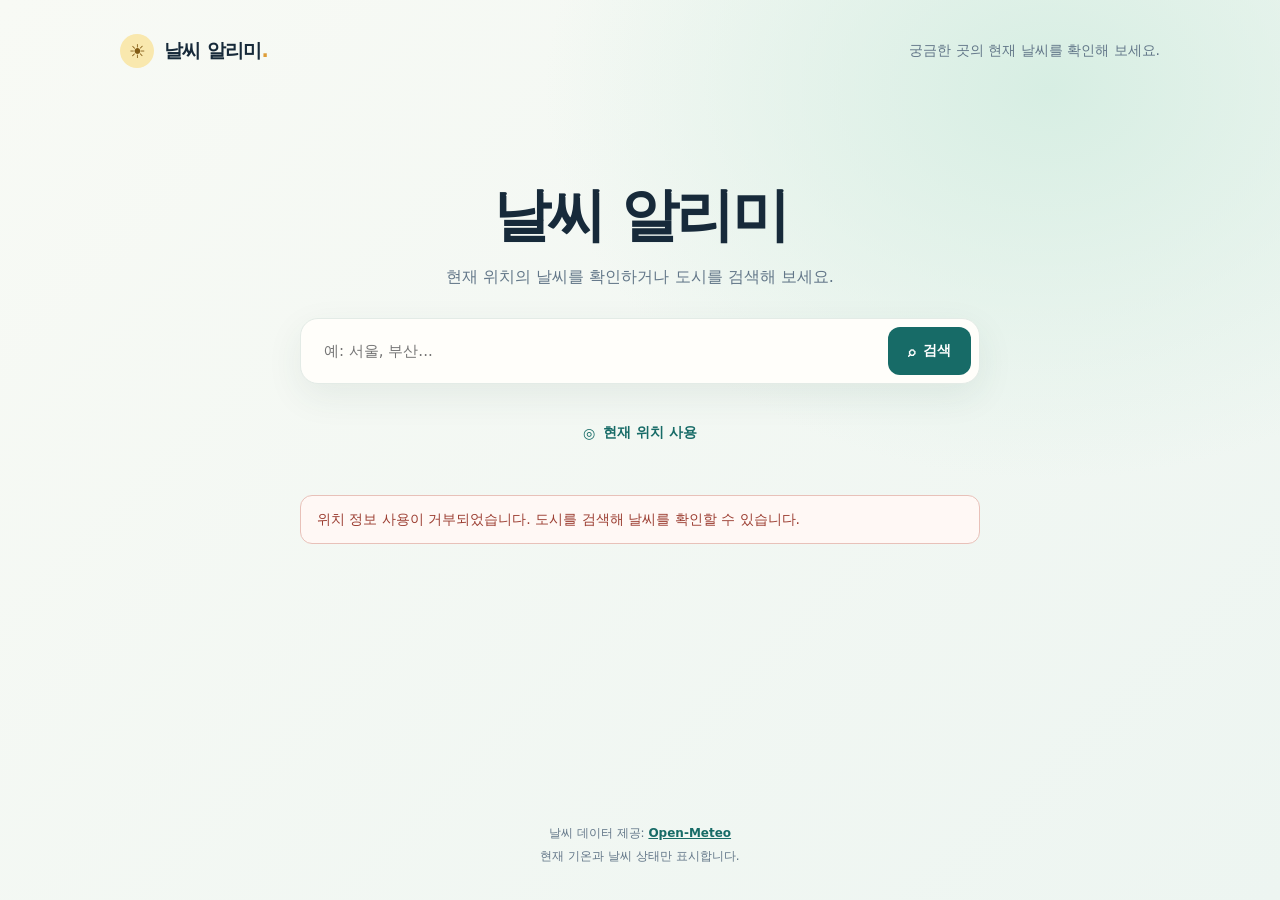
<file: mobile/11rd/index.html>
<!doctype html>
<!-- Tài liệu dùng HTML5 để trình duyệt hiển thị giao diện nhất quán. -->
<html lang="ko">
<!-- Ngôn ngữ tiếng Việt giúp trình đọc màn hình phát âm nội dung chính xác. -->
<head>
  <!-- Khai báo mã hóa để dấu tiếng Việt không bị lỗi hiển thị. -->
  <meta charset="utf-8">
  <!-- Giữ kích thước và tỷ lệ giao diện phù hợp trên điện thoại. -->
  <meta name="viewport" content="width=device-width, initial-scale=1">
  <!-- Mô tả ngắn nội dung trang cho trình duyệt và công cụ tìm kiếm. -->
  <meta name="description" content="현재 위치 또는 원하는 도시의 실시간 날씨를 확인하세요.">
  <!-- Đặt tên xuất hiện trên tab của trình duyệt. -->
  <title>날씨 알리미</title>
  <!-- Tải tệp giao diện riêng để cấu trúc HTML không bị lẫn với kiểu dáng. -->
  <link rel="stylesheet" href="style.css">
  <!-- Tải mã tương tác sau khi trình phân tích HTML hoàn tất. -->
  <script src="script.js" defer></script>
</head>
<!-- Nội dung hiển thị của trang bắt đầu tại đây. -->
<body>
  <!-- Vùng bao toàn bộ giao diện, cho phép giới hạn chiều rộng trên màn hình lớn. -->
  <main class="app-shell">
    <!-- Phần đầu trang chứa tên ứng dụng và giới thiệu ngắn. -->
    <header class="site-header">
      <!-- Nhãn thương hiệu giúp người dùng nhận ra ứng dụng. -->
      <a class="brand" href="#" aria-label="날씨 알리미, 홈으로">
        <!-- Biểu tượng mặt trời minh họa chủ đề thời tiết. -->
        <span class="brand__icon" aria-hidden="true">☀</span>
        <!-- Tên thương hiệu hiển thị nổi bật ở đầu trang. -->
        <span>날씨 알리미<span class="brand__accent">.</span></span>
      <!-- Kết thúc liên kết thương hiệu. -->
      </a>
      <!-- Nội dung giải thích phạm vi dữ liệu hiện tại của ứng dụng. -->
      <p class="site-header__note">궁금한 곳의 현재 날씨를 확인해 보세요.</p>
    <!-- Kết thúc phần đầu trang. -->
    </header>

    <!-- Khu vực giới thiệu và tìm kiếm địa điểm. -->
    <section class="search-section" aria-labelledby="page-title">
      <!-- Tiêu đề chính chỉ xuất hiện một lần để hỗ trợ điều hướng trợ năng. -->
      <h1 id="page-title">날씨 알리미</h1>
      <!-- Nêu ngắn gọn hai cách lấy thời tiết được hỗ trợ. -->
      <p class="search-section__description">현재 위치의 날씨를 확인하거나 도시를 검색해 보세요.</p>

      <!-- Biểu mẫu cho phép gửi truy vấn bằng nút bấm hoặc phím Enter. -->
      <form class="search-form" id="search-form" role="search">
        <!-- Nhãn được ẩn trực quan nhưng vẫn đọc được bằng trình đọc màn hình. -->
        <label class="visually-hidden" for="city-input">도시 또는 장소 이름</label>
        <!-- Trường nhập tên địa điểm, không ép kiểu ký tự để hỗ trợ nhiều ngôn ngữ. -->
        <input id="city-input" name="city" type="search" placeholder="예: 서울, 부산..." autocomplete="off" minlength="2" required>
        <!-- Nút gửi tìm kiếm có nhãn rõ nghĩa cho cả người dùng và công nghệ trợ năng. -->
        <button class="button button--search" id="search-button" type="submit">
          <!-- Ký hiệu kính lúp chỉ mang tính trang trí, không thay thế nhãn nút. -->
          <span aria-hidden="true">⌕</span>
          <!-- Văn bản giúp nút dễ hiểu kể cả khi biểu tượng không hiển thị. -->
          <span>검색</span>
        <!-- Kết thúc nút tìm kiếm. -->
        </button>
      <!-- Kết thúc biểu mẫu tìm kiếm. -->
      </form>

      <!-- Kết quả tìm địa điểm được tạo động và công bố khi nội dung thay đổi. -->
      <div class="search-results" id="search-results" aria-live="polite"></div>
      <!-- Nút này cho phép người dùng yêu cầu lại quyền định vị bất cứ lúc nào. -->
      <button class="location-button" id="location-button" type="button">
        <!-- Biểu tượng định vị mang tính trang trí. -->
        <span aria-hidden="true">◎</span>
        <!-- Văn bản mô tả hành động mà không giả định người dùng đã cấp quyền. -->
        <span>현재 위치 사용</span>
      <!-- Kết thúc nút vị trí hiện tại. -->
      </button>
    <!-- Kết thúc khu vực tìm kiếm. -->
    </section>

    <!-- Thông báo trạng thái được trình đọc màn hình thông báo khi thay đổi. -->
    <div class="status-message" id="status-message" role="status" aria-live="polite" hidden></div>

    <!-- Thẻ thời tiết cập nhật từ JavaScript sau khi người dùng chọn địa điểm. -->
    <section class="weather-card" id="weather-card" aria-labelledby="weather-place" hidden>
      <!-- Hàng trên cùng nêu loại dữ liệu và thông tin thời điểm cập nhật. -->
      <div class="weather-card__topline">
        <!-- Văn bản phân biệt dữ liệu hiện tại với dự báo theo giờ hoặc nhiều ngày. -->
        <span class="weather-card__eyebrow">현재 날씨</span>
        <!-- Thời điểm đo được cung cấp từ dữ liệu thời tiết. -->
        <time class="weather-card__time" id="weather-time"></time>
      <!-- Kết thúc hàng thông tin phụ. -->
      </div>
      <!-- Tên địa điểm đang được tra cứu, được đặt làm tiêu đề của thẻ. -->
      <h2 class="weather-card__place" id="weather-place"></h2>
      <!-- Khu vực chính trình bày biểu tượng, nhiệt độ và trạng thái bằng chữ. -->
      <div class="weather-card__main">
        <!-- Biểu tượng là phần bổ trợ, trạng thái chữ bên cạnh luôn giữ ý nghĩa. -->
        <span class="weather-card__icon" id="weather-icon" aria-hidden="true"></span>
        <!-- Nhiệt độ nhận giá trị hợp lệ từ dữ liệu thay vì một con số mặc định. -->
        <p class="weather-card__temperature" id="weather-temperature"></p>
        <!-- Trạng thái thời tiết được viết bằng văn bản để không phụ thuộc màu sắc. -->
        <p class="weather-card__condition" id="weather-condition"></p>
      <!-- Kết thúc phần thông tin chính. -->
      </div>
      <!-- Ghi rõ đơn vị để người dùng không phải suy đoán ý nghĩa nhiệt độ. -->
      <p class="weather-card__unit">기온 단위: 섭씨(°C)</p>
    <!-- Kết thúc thẻ thời tiết. -->
    </section>

    <!-- Khu vực cuối trang làm rõ nguồn dữ liệu và giới hạn sản phẩm đầu tiên. -->
    <footer class="site-footer">
      <!-- Liên kết nguồn mở đến nhà cung cấp dữ liệu thời tiết. -->
      <p>날씨 데이터 제공: <a href="https://open-meteo.com/" target="_blank" rel="noreferrer">Open-Meteo</a></p>
      <!-- Mô tả phạm vi tránh nhầm giao diện hiện tại với dự báo chi tiết. -->
      <p>현재 기온과 날씨 상태만 표시합니다.</p>
    <!-- Kết thúc phần cuối trang. -->
    </footer>
  <!-- Kết thúc vùng giao diện chính. -->
  </main>
<!-- Kết thúc nội dung tài liệu. -->
</body>
<!-- Kết thúc tài liệu HTML. -->
</html>
</file>
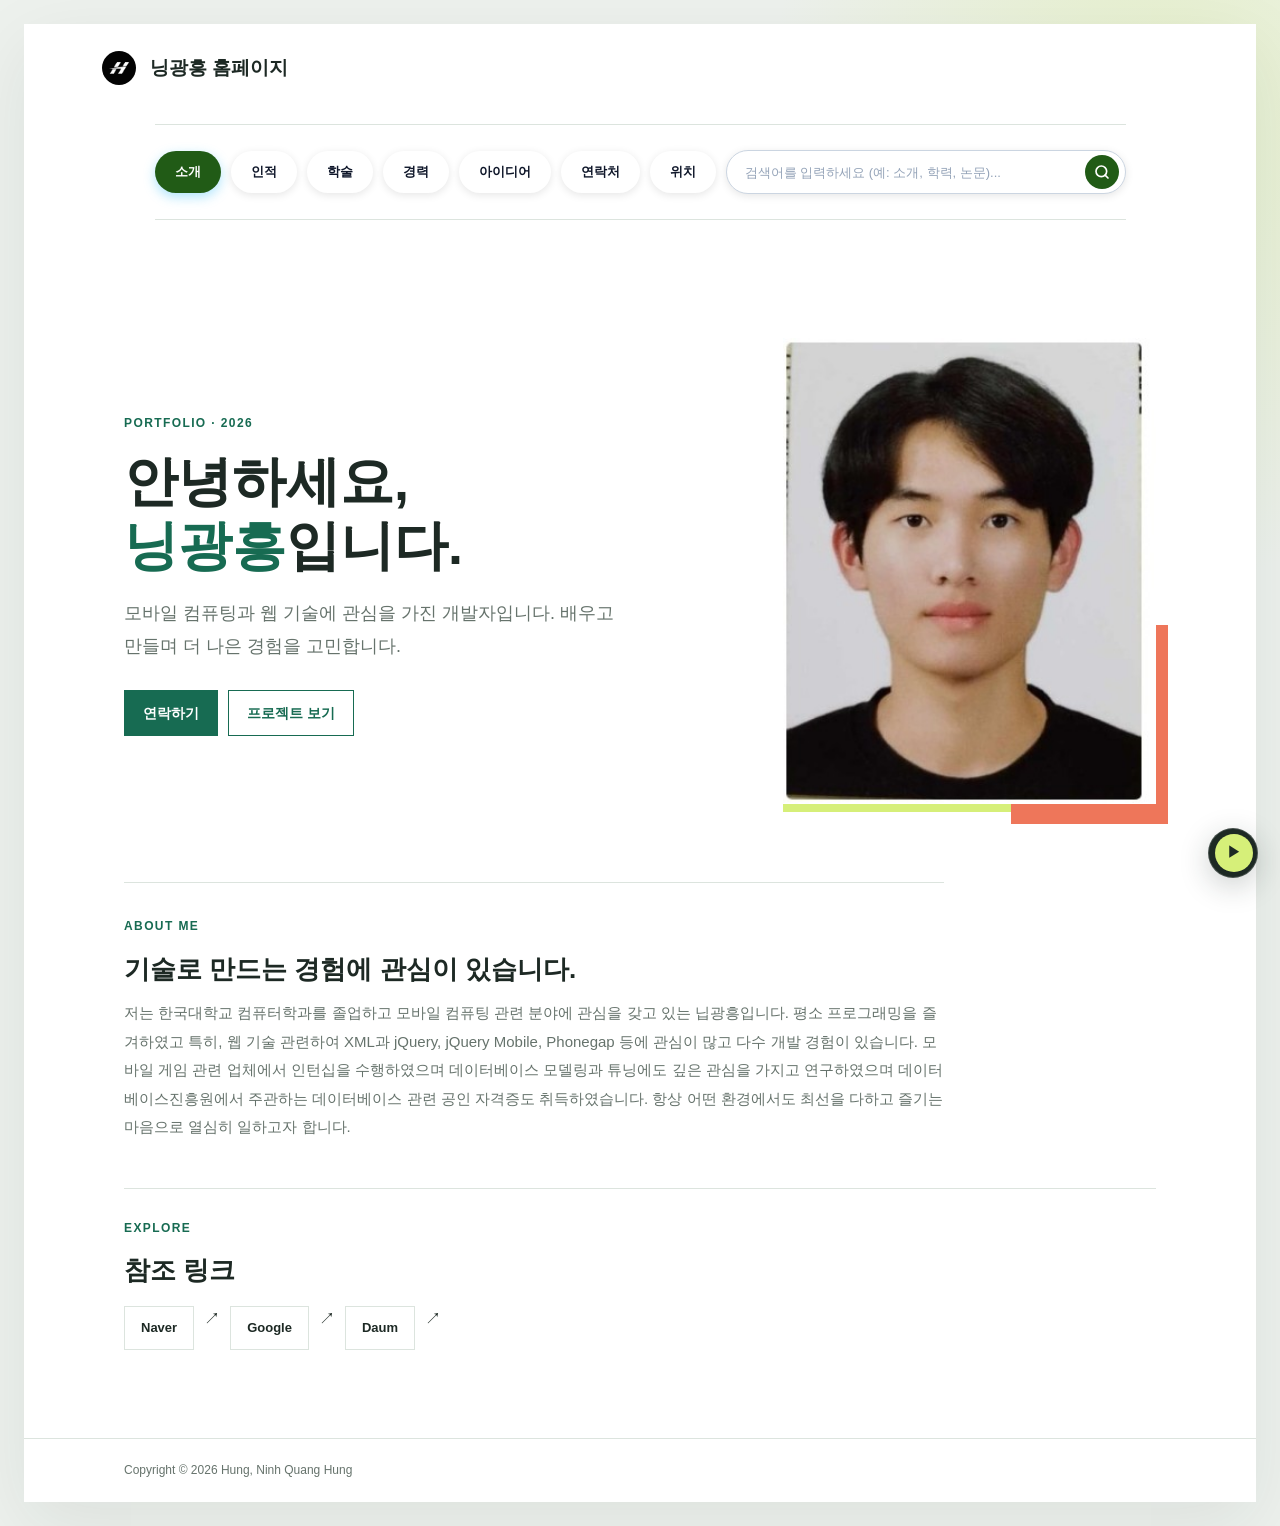
<file: mobile/2th/week3/profile/index.html>
<!DOCTYPE html>
<html lang="ko">
<head>
    <meta charset="UTF-8">
    <meta name="viewport" content="width=device-width, initial-scale=1.0">
    <title>닝광흥 홈페이지 - 소개</title>
    <link rel="icon" type="image/x-icon" href="imgs/h.jpg">
    <link rel="stylesheet" href="css/style.css">
    <link rel="stylesheet" href="css/portfolio.css">
    
</head>
<body>
    

    <div class="container">
    
        <header>
            <div class="header-container">
                <img src="imgs/h.jpg" alt="Logo" class="logo-img">
                <span>닝광흥 홈페이지</span>
            </div>
        </header>

    <nav>
    
    <!-- Mục 1: 소개 -->
    <div class="dropdown">
        <a href="index.html" class="active">소개</a>
        <div class="dropdown-content">
            <a href="intro-sub1.html">인사말</a>
            <a href="intro-sub2.html">비전</a>
        </div>
    </div>

    <!-- Mục 2: 인적 -->
    <div class="dropdown">
        <a href="personal.html">인적</a>
        <div class="dropdown-content">
            <a href="personal-sub1.html">기본 정보</a>
            <a href="personal-sub2.html">학력 사항</a>
        </div>
    </div>

    <!-- Mục 3: 학술 -->
    <div class="dropdown">
        <a href="academic.html">학술</a>
        <div class="dropdown-content">
            <a href="academic-sub1.html">논문</a>
            <a href="academic-sub2.html">연구 프로젝트</a>
        </div>
    </div>

    <!-- Mục 4: 경력 -->
    <div class="dropdown">
        <a href="career.html">경력</a>
        <div class="dropdown-content">
            <a href="career-sub1.html">회사 경력</a>
            <a href="career-sub2.html">자격증</a>
        </div>
    </div>

    <!-- Mục 5: 아이디어 -->
    <div class="dropdown">
        <a href="idea.html">아이디어</a>
        <div class="dropdown-content">
            <a href="idea-sub1.html">프로젝트 제안</a>
            <a href="idea-sub2.html">연구 노트</a>
        </div>
    </div>

    <!-- Mục 6: 연락처 -->
    <div class="dropdown">
        <a href="SNS.html">연락처</a>
        <div class="dropdown-content">
            <a href="sns-sub1.html">이메일</a>
            <a href="sns-sub2.html">SNS 링크</a>
        </div>
    </div>

    <!-- Mục 7: 위치 -->
    <div class="dropdown">
        <a href="map.html">위치</a>
        <div class="dropdown-content">
            <a href="map-sub1.html">오시는 길</a>
            <a href="map-sub2.html">캠퍼스 맵</a>
        </div>
    </div>

    <!-- THANH TÌM KIẾM -->
<div class="search-container">
    <div class="search-box">
        <input type="text" id="searchInput" placeholder="검색어를 입력하세요 (예: 소개, 학력, 논문)..." autocomplete="off">
        <button id="searchBtn" type="button" aria-label="검색">
            <!-- Icon Kính lúp SVG -->
            <svg width="16" height="16" viewBox="0 0 24 24" fill="none" stroke="currentColor" stroke-width="2.5" stroke-linecap="round" stroke-linejoin="round">
                <circle cx="11" cy="11" r="8"></circle>
                <line x1="21" y1="21" x2="16.65" y2="16.65"></line>
            </svg>
        </button>
    </div>
    <!-- Khung hiển thị danh sách gợi ý khi gõ -->
    <div id="searchSuggestions" class="search-suggestions"></div>
</div>
</nav>


        <main>
            <section class="hero">
                <div class="hero-copy">
                    <p class="eyebrow">PORTFOLIO · 2026</p>
                    <h1>안녕하세요,<br><span>닝광흥</span>입니다.</h1>
                    <p class="hero-lead">모바일 컴퓨팅과 웹 기술에 관심을 가진 개발자입니다. 배우고 만들며 더 나은 경험을 고민합니다.</p>
                    <div class="hero-actions">
                        <a href="SNS.html" class="button-link primary">연락하기</a>
                        <a href="academic.html" class="button-link">프로젝트 보기</a>
                    </div>
                </div>
                <figure class="hero-portrait">
                    <img src="imgs/nqh.jpg" alt="닝광흥 프로필 사진">
                </figure>
            </section>

            <section class="intro-content">
                <p class="eyebrow">ABOUT ME</p>
                <h2>기술로 만드는 경험에 관심이 있습니다.</h2>
                <p class="intro-text">저는 한국대학교 컴퓨터학과를 졸업하고 모바일 컴퓨팅 관련 분야에 관심을 갖고 있는 닙광흥입니다. 평소 프로그래밍을 즐겨하였고 특히, 웹 기술 관련하여 XML과 jQuery, jQuery Mobile, Phonegap 등에 관심이 많고 다수 개발 경험이 있습니다. 모바일 게임 관련 업체에서 인턴십을 수행하였으며 데이터베이스 모델링과 튜닝에도 깊은 관심을 가지고 연구하였으며 데이터베이스진흥원에서 주관하는 데이터베이스 관련 공인 자격증도 취득하였습니다. 항상 어떤 환경에서도 최선을 다하고 즐기는 마음으로 열심히 일하고자 합니다.</p>
            </section>

            <section class="reference-links">
                <p class="eyebrow">EXPLORE</p>
                <h2>참조 링크</h2>
                <div class="links-grid">
                    <a href="https://naver.com" class="link-btn" target="_blank" rel="noopener noreferrer" data-ko="네이버">Naver</a> ↗
                    <a href="https://google.com" class="link-btn" target="_blank" rel="noopener noreferrer" data-ko="구글">Google</a> ↗
                    <a href="https://daum.net" class="link-btn" target="_blank" rel="noopener noreferrer" data-ko="다음">Daum</a> ↗
                </div>
            </section>
        </main>

        <footer>Copyright © 2026 Hung, Ninh Quang Hung</footer>
    </div>
    
    <script src="js/mouse.js"></script>
    <script src="js/music.js"></script>
    <script src="js/search.js"></script>

</body>
</html>
</file>
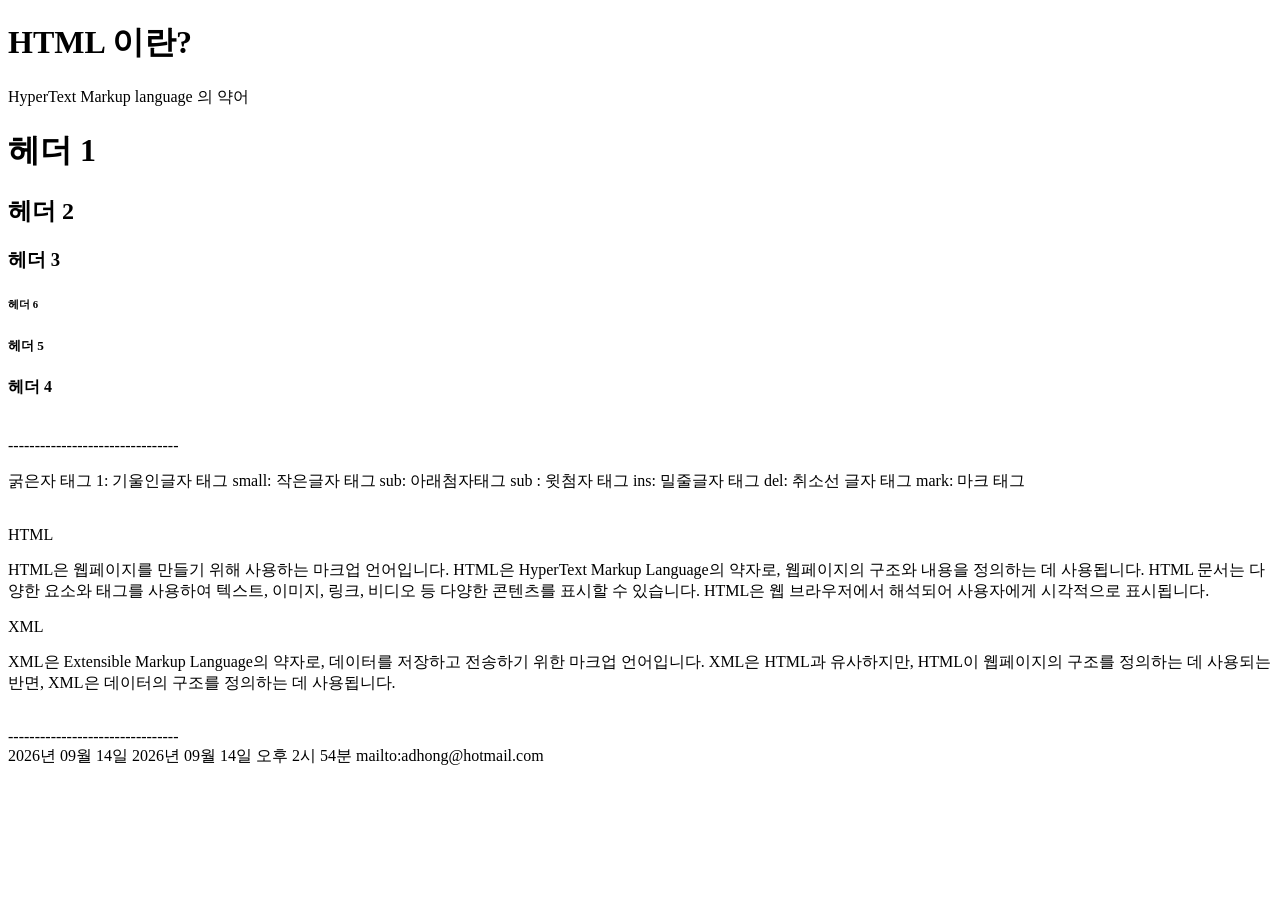
<file: mobile/2th/2th.html>
<!DOCTYPE html>
<html lang="en">
<head>
    <meta charset="UTF-8">
    <meta name="viewport" content="width=device-width, initial-scale=1.0">
    <title>Document</title>
</head>
<body>
    <h1> HTML 이란?</h1>
    HyperText Markup language 의 약어
    <h1> 헤더 1</h1>
    <h2> 헤더 2</h2>
    <h3> 헤더 3</h3>
    <h6> 헤더 6</h6>
    <h5> 헤더 5</h5>
    <h4> 헤더 4</h4>
    <br>--------------------------------<br>
    <p> 굵은자 태그 1: 기울인글자 태그 small: 작은글자 태그 sub: 아래첨자태그 sub : 윗첨자 태그 ins: 밀줄글자 태그 
        del: 취소선 글자 태그 mark: 마크 태그
    </p><br>
     HTML
    <p>HTML은 웹페이지를 만들기 위해 사용하는 마크업 언어입니다. HTML은 HyperText Markup Language의 약자로, 웹페이지의 구조와 내용을 정의하는 데 사용됩니다.
    HTML 문서는 다양한 요소와 태그를 사용하여 텍스트, 이미지, 링크, 비디오 등 다양한 콘텐츠를 표시할 수 있습니다. HTML은 웹 브라우저에서 해석되어 사용자에게 시각적으로 표시됩니다.
     </p>
     XML
     <p> XML은 Extensible Markup Language의 약자로, 데이터를 저장하고 전송하기 위한 마크업 언어입니다. XML은 HTML과 유사하지만, HTML이 웹페이지의 구조를 정의하는 데 사용되는 반면, XML은 데이터의 구조를 정의하는 데 사용됩니다. </p>
     <br>--------------------------------<br>
     2026년 09월 14일
     2026년 09월 14일 오후 2시 54분
     mailto:adhong@hotmail.com
     

</body>
</html>
</file>
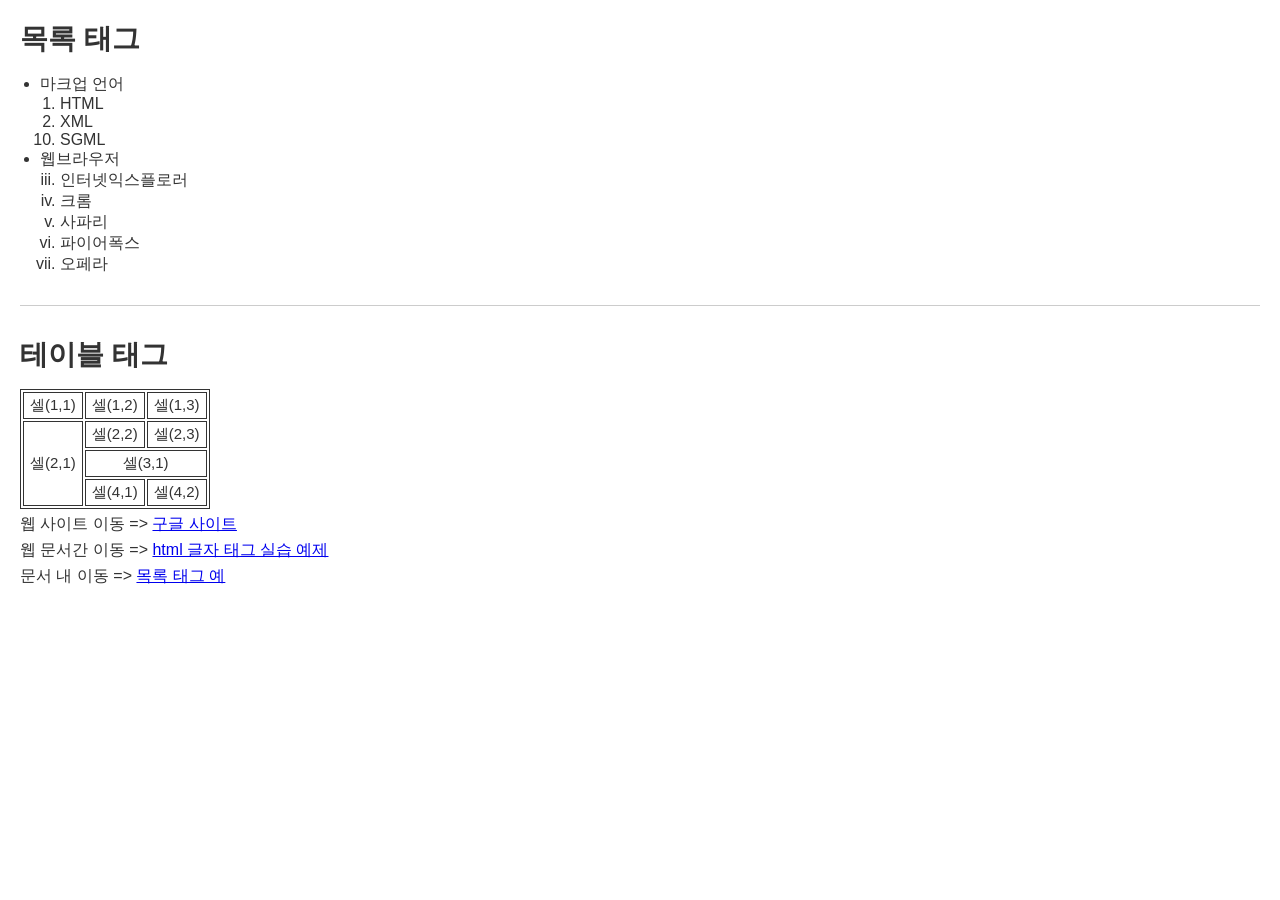
<file: mobile/2th/ex1.html>
<!DOCTYPE html>
<html lang="en">
<head>
    <meta charset="UTF-8">
    <meta name="viewport" content="width=device-width, initial-scale=1.0">
    <title>Document</title>
    <style>
        body {
            font-family: Arial, sans-serif;
            margin: 20px;
            color: #333;
        }

        h1 {
            font-size: 28px;
            font-weight: bold;
            margin-top: 20px;
            margin-bottom: 15px;
        }

        /* Styling cho danh sách */
        ul {
            list-style-type: disc;
            padding-left: 20px;
        }

        ol {
            padding-left: 20px;
        }

        /* Danh sách có thứ tự tùy chỉnh số bắt đầu */
        .list-1 {
            list-style-type: decimal;
        }

        .list-2 {
            list-style-type: lower-roman;
        }

        /* Styling cho bảng (table) */
        table.custom-table {
            border-collapse: separate;
            border-spacing: 2px;
            border: 1px solid #333;
            background-color: #fff;
        }

        table.custom-table td {
            border: 1px solid #333;
            padding: 3px 6px;
            text-align: center;
            font-family: sans-serif;
            font-size: 15px;
            white-space: nowrap;
        }

        /* Styling cho phần liên kết bên dưới */
        .links p {
            margin: 5px 0;
        }

        .links a {
            color: #0000ee;
            text-decoration: underline;
        }
    </style>
</head>
<body>
    
    <h1>목록 태그</h1>
    <ul>
        <li>마크업 언어
            <ol class="list-1">
                <li>HTML</li>
                <li>XML</li>
                <li value="10">SGML</li>
            </ol>
        </li>
        <li>웹브라우저
            <ol class="list-2" start="3">
                <li>인터넷익스플로러</li>
                <li>크롬</li>
                <li>사파리</li>
                <li>파이어폭스</li>
                <li>오페라</li>
            </ol>
        </li>
    </ul>

    <hr style="border: none; border-top: 1px solid #ccc; margin: 30px 0;">

   
    <h1>테이블 태그</h1>
    <table class="custom-table">
        <!-- Hàng 1 -->
        <tr>
            <td>셀(1,1)</td>
            <td>셀(1,2)</td>
            <td>셀(1,3)</td>
        </tr>
        <!-- Hàng 2 -->
        <tr>
            <td rowspan="3">셀(2,1)</td>
            <td>셀(2,2)</td>
            <td>셀(2,3)</td>
        </tr>
        <!-- Hàng 3 -->
        <tr>
            <td colspan="2">셀(3,1)</td>
        </tr>
        <!-- Hàng 4 -->
        <tr>
            
            <td>셀(4,1)</td>
            <td>셀(4,2)</td>
        </tr>
    </table>
    
    <div class="links">
        <p>웹 사이트 이동 => <a href="https://www.google.com">구글 사이트</a></p>
        <p>웹 문서간 이동 => <a href="#">html 글자 태그 실습 예제</a></p>
        <p>문서 내 이동 => <a href="#">목록 태그 예</a></p>
    </div>
</body>
</html>
</file>
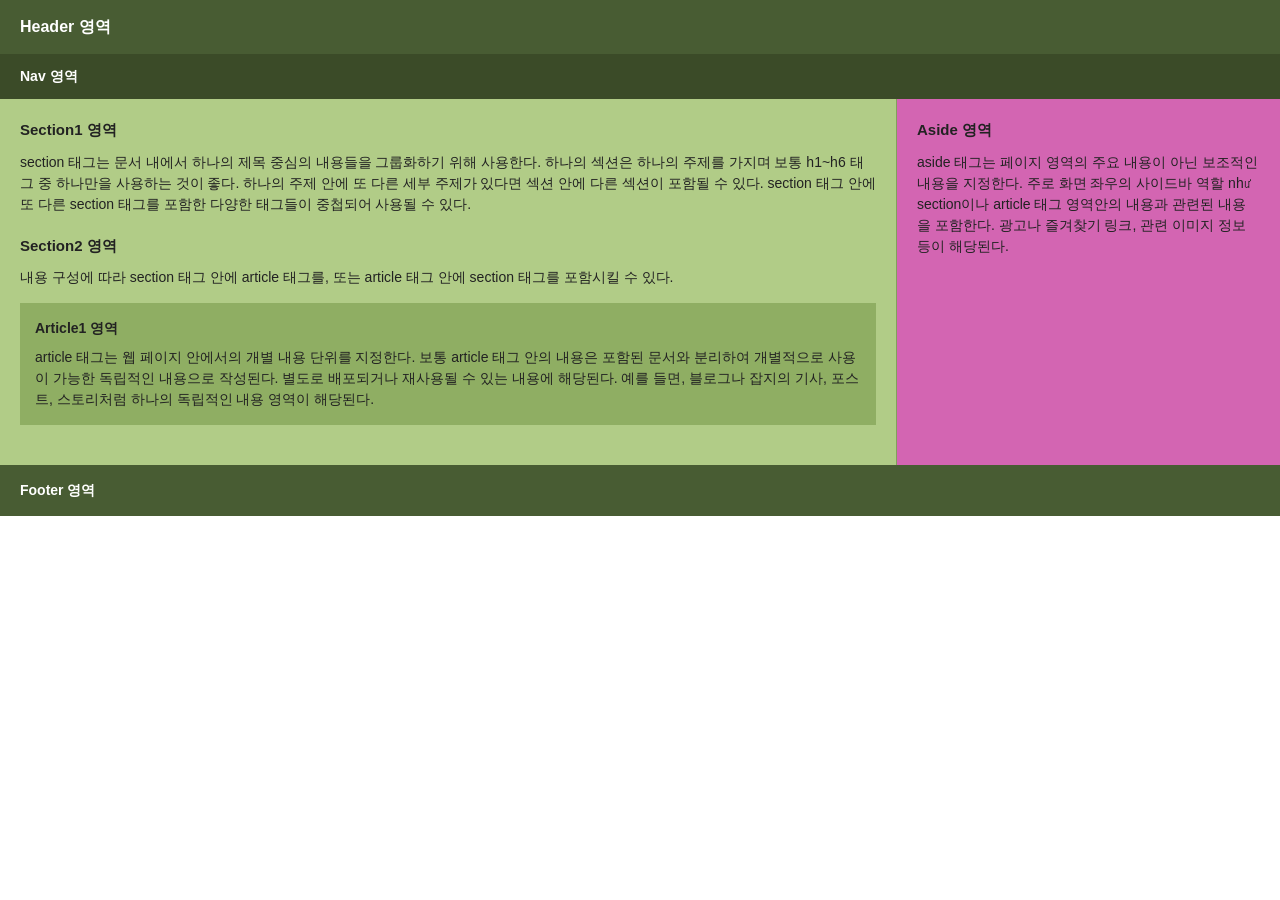
<file: mobile/2th/ex2.html>
<!DOCTYPE html>
<html lang="ko">
<head>
    <meta charset="UTF-8">
    <meta name="viewport" content="width=device-width, initial-scale=1.0">
    <title>HTML5 페이지 고정 레이아웃</title>
    <style>
        * {
            box-sizing: border-box;
            margin: 0;
            padding: 0;
        }

        body {
            font-family: Arial, sans-serif;
            color: #222;
            font-size: 14px;
            line-height: 1.5;
            background-color: #fff;
        }

        .container {
            width: 100%;
        }

        /* Header & Nav */
        header {
            background-color: #485c33;
            color: white;
            padding: 15px 20px;
            font-weight: bold;
            font-size: 16px;
        }

        nav {
            background-color: #3b4b28;
            color: white;
            padding: 12px 20px;
            font-weight: bold;
            font-size: 14px;
        }

        /* Key: flex-wrap: nowrap giữ 2 cột luôn nằm ngang */
        .main-wrapper {
            display: flex;
            flex-wrap: nowrap; 
            background-color: #b1cc87;
            width: 100%;
        }

        /* Cột bên trái: Cố định 70% chiều rộng */
        main {
            width: 70%;
            padding: 20px;
        }

        .section-box {
            margin-bottom: 20px;
        }

        .section-box h2 {
            font-size: 15px;
            font-weight: bold;
            margin-bottom: 10px;
        }

        .article-box {
            background-color: #8fae63;
            padding: 15px;
            margin-top: 15px;
        }

        .article-box h3 {
            font-size: 14px;
            font-weight: bold;
            margin-bottom: 8px;
        }

        /* Cột bên phải: Cố định 30% chiều rộng */
        aside {
            width: 30%;
            background-color: #d365b2;
            padding: 20px;
            border-left: 1px solid #829f5b;
        }

        aside h2 {
            font-size: 15px;
            font-weight: bold;
            margin-bottom: 10px;
        }

        /* Footer */
        footer {
            background-color: #485c33;
            color: white;
            padding: 15px 20px;
            font-weight: bold;
            font-size: 14px;
        }
    </style>
</head>
<body>

    <div class="container">
        <header>Header 영역</header>
        <nav>Nav 영역</nav>

        <div class="main-wrapper">
            <main>
                <section class="section-box">
                    <h2>Section1 영역</h2>
                    <p>section 태그는 문서 내에서 하나의 제목 중심의 내용들을 그룹화하기 위해 사용한다. 하나의 섹션은 하나의 주제를 가지며 보통 h1~h6 태그 중 하나만을 사용하는 것이 좋다. 하나의 주제 안에 또 다른 세부 주제가 있다면 섹션 안에 다른 섹션이 포함될 수 있다. section 태그 안에 또 다른 section 태그를 포함한 다양한 태그들이 중첩되어 사용될 수 있다.</p>
                </section>

                <section class="section-box">
                    <h2>Section2 영역</h2>
                    <p>내용 구성에 따라 section 태그 안에 article 태그를, 또는 article 태그 안에 section 태그를 포함시킬 수 있다.</p>
                    
                    <article class="article-box">
                        <h3>Article1 영역</h3>
                        <p>article 태그는 웹 페이지 안에서의 개별 내용 단위를 지정한다. 보통 article 태그 안의 내용은 포함된 문서와 분리하여 개별적으로 사용이 가능한 독립적인 내용으로 작성된다. 별도로 배포되거나 재사용될 수 있는 내용에 해당된다. 예를 들면, 블로그나 잡지의 기사, 포스트, 스토리처럼 하나의 독립적인 내용 영역이 해당된다.</p>
                    </article>
                </section>
            </main>

            <aside>
                <h2>Aside 영역</h2>
                <p>aside 태그는 페이지 영역의 주요 내용이 아닌 보조적인 내용을 지정한다. 주로 화면 좌우의 사이드바 역할 như section이나 article 태그 영역안의 내용과 관련된 내용을 포함한다. 광고나 즐겨찾기 링크, 관련 이미지 정보 등이 해당된다.</p>
            </aside>
        </div>

        <footer>Footer 영역</footer>
    </div>

</body>
</html>
</file>
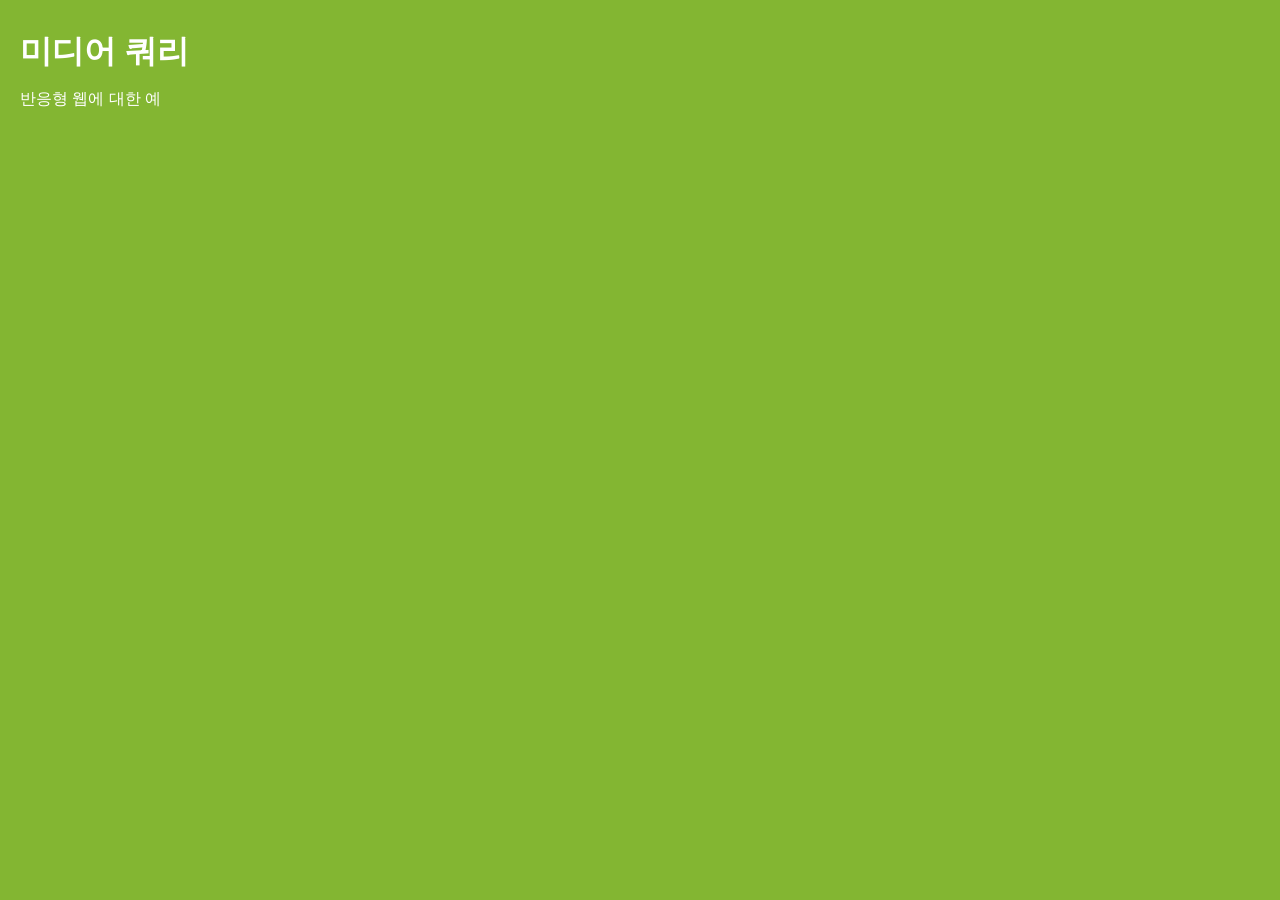
<file: mobile/2th/week3/ex1.html>
<!DOCTYPE html>
<html lang="en">
<head>
    <meta charset="UTF-8">
    <meta name="viewport" content="width=device-width, initial-scale=1.0">
    <title>Document</title>
    <style>
        * {
            margin: 0;
            padding: 0;
            box-sizing: border-box;
        }

        body {
            font-family: Arial, "Malgun Gothic", sans-serif;
            padding: 30px 20px;
            /* Mặc định màu nền xanh lá đậm (Màn hình lớn / PC) */
            background-color: #83b632; 
            color: #ffffff;
            transition: background-color 0.3s ease; /* Hiệu ứng chuyển màu mượt mà */
        }

        h1 {
            font-size: 32px;
            font-weight: bold;
            margin-bottom: 15px;
        }

        p {
            font-size: 16px;
        }

        
        /* 1. Màn hình vừa (Ví dụ: Máy tính bảng / Cửa sổ thu nhỏ vừa): Nền vàng chanh */
        @media (max-width: 1024px) and (min-width: 769px) {
            body {
                background-color: #df9423;
                color: #222222; /* Chữ tối màu cho dễ đọc trên nền sáng */
            }
        }

        /* 2. Màn hình nhỏ (Ví dụ: Điện thoại / Cửa sổ thu hẹp): Nền tím */
        @media (max-width: 768px) {
            body {
                background-color: #8c53a2;
                color: #ffffff;
            }
        }
    </style>
</head>
<body>
    <h1>미디어 쿼리</h1>
    <p>반응형 웹에 대한 예</p>
</body>
</html>
</file>
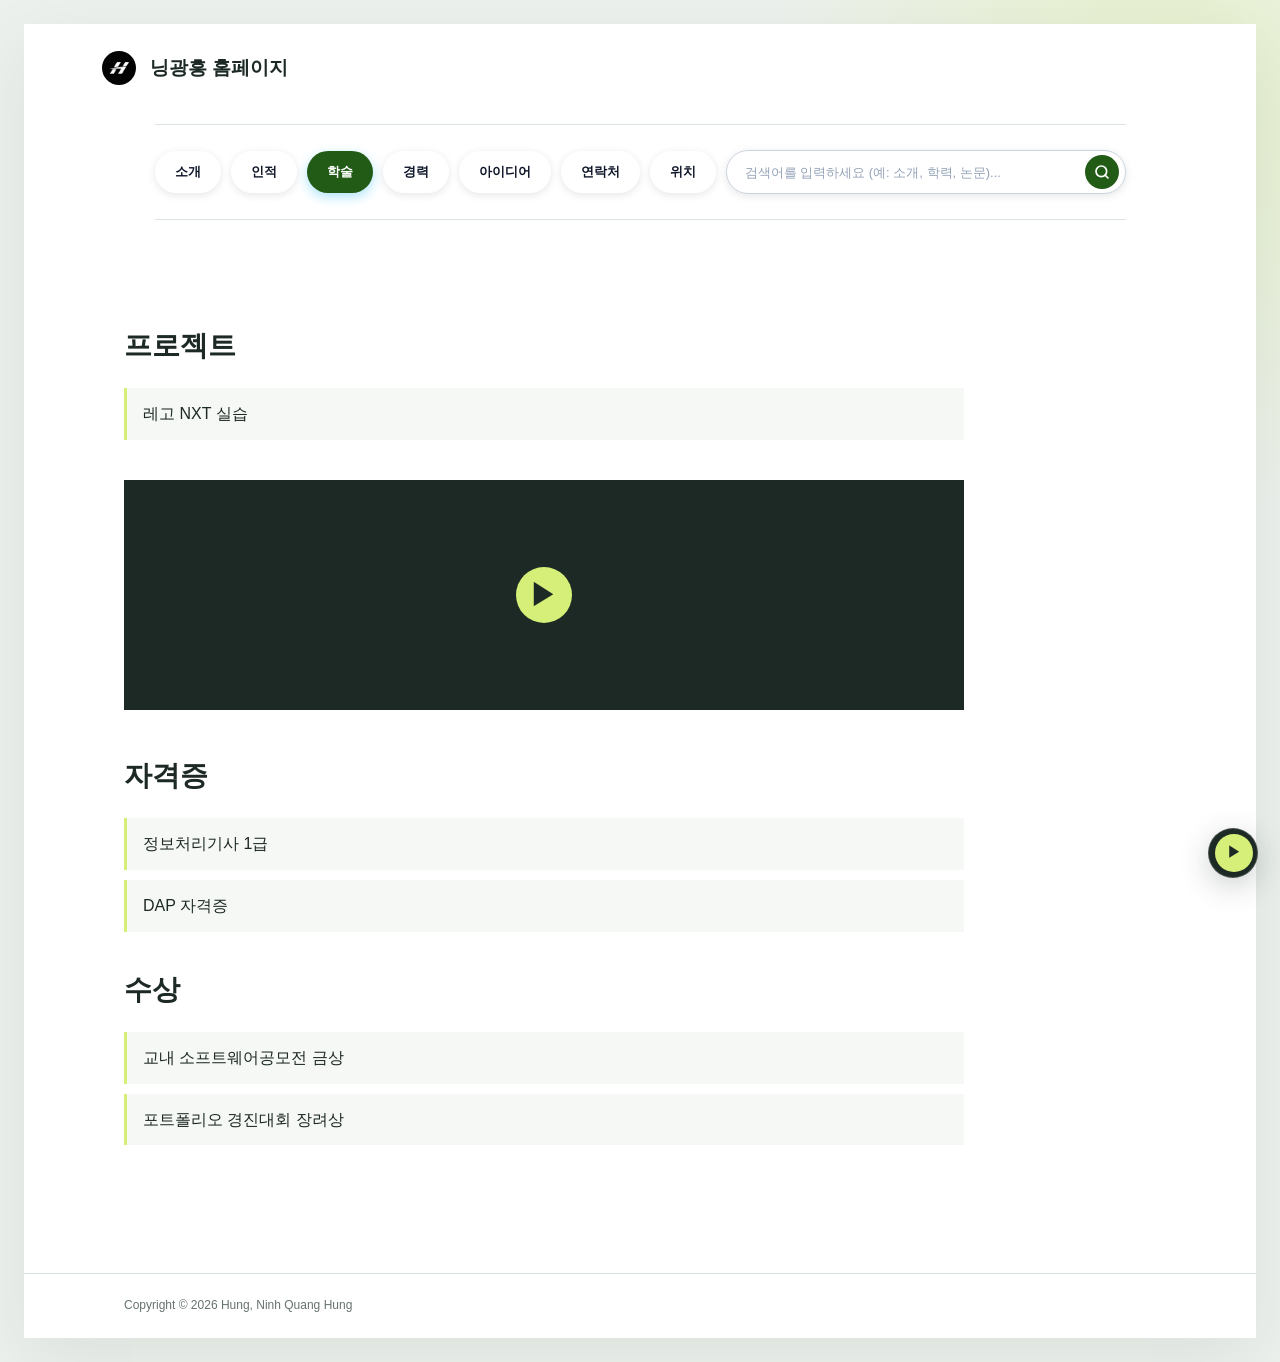
<file: mobile/2th/week3/profile/academic.html>
<!DOCTYPE html>
<html lang="ko">
<head>
    <meta charset="UTF-8">
    <meta name="viewport" content="width=device-width, initial-scale=1.0">
    <title>닝광흥 홈페이지 - 학술</title>
    <link rel="icon" type="image/x-icon" href="h.jpg">
    <link rel="stylesheet" href="css/style.css">
    <link rel="stylesheet" href="css/portfolio.css">
</head>
<body>

    <div class="container">
    
        <header>
            <div class="header-container">
                <img src="imgs/h.jpg" alt="Logo" class="logo-img">
                <span>닝광흥 홈페이지</span>
            </div>
        </header>

        <nav>
    <!-- Mục 1: 소개 -->
    <div class="dropdown">
        <a href="index.html" >소개</a>
        <div class="dropdown-content">
            <a href="intro-sub1.html">인사말</a>
            <a href="intro-sub2.html">비전</a>
        </div>
    </div>

    <!-- Mục 2: 인적 -->
    <div class="dropdown">
        <a href="personal.html">인적</a>
        <div class="dropdown-content">
            <a href="personal-sub1.html">기본 정보</a>
            <a href="personal-sub2.html">학력 사항</a>
        </div>
    </div>

    <!-- Mục 3: 학술 -->
    <div class="dropdown">
        <a href="academic.html" class="active">학술</a>
        <div class="dropdown-content">
            <a href="academic-sub1.html">논문</a>
            <a href="academic-sub2.html">연구 프로젝트</a>
        </div>
    </div>

    <!-- Mục 4: 경력 -->
    <div class="dropdown">
        <a href="career.html">경력</a>
        <div class="dropdown-content">
            <a href="career-sub1.html">회사 경력</a>
            <a href="career-sub2.html">자격증</a>
        </div>
    </div>

    <!-- Mục 5: 아이디어 -->
    <div class="dropdown">
        <a href="idea.html" >아이디어</a>
        <div class="dropdown-content">
            <a href="idea-sub1.html">프로젝트 제안</a>
            <a href="idea-sub2.html">연구 노트</a>
        </div>
    </div>

    <!-- Mục 6: 연락처 -->
    <div class="dropdown">
        <a href="SNS.html">연락처</a>
        <div class="dropdown-content">
            <a href="sns-sub1.html">이메일</a>
            <a href="sns-sub2.html">SNS 링크</a>
        </div>
    </div>

    <!-- Mục 7: 위치 -->
    <div class="dropdown">
        <a href="map.html">위치</a>
        <div class="dropdown-content">
            <a href="map-sub1.html">오시는 길</a>
            <a href="map-sub2.html">캠퍼스 맵</a>
        </div>
    </div>

    <!-- THANH TÌM KIẾM -->
<div class="search-container">
    <div class="search-box">
        <input type="text" id="searchInput" placeholder="검색어를 입력하세요 (예: 소개, 학력, 논문)..." autocomplete="off">
        <button id="searchBtn" type="button" aria-label="검색">
            <!-- Icon Kính lúp SVG -->
            <svg width="16" height="16" viewBox="0 0 24 24" fill="none" stroke="currentColor" stroke-width="2.5" stroke-linecap="round" stroke-linejoin="round">
                <circle cx="11" cy="11" r="8"></circle>
                <line x1="21" y1="21" x2="16.65" y2="16.65"></line>
            </svg>
        </button>
    </div>
    <!-- Khung hiển thị danh sách gợi ý khi gõ -->
    <div id="searchSuggestions" class="search-suggestions"></div>
</div>
</nav>
        <main>
            <div class="section-title">프로젝트</div>
            <ul class="list-bullet">
                <li>레고 NXT 실습</li>
            </ul>
            <div class="video-box">
                <div class="video-play-btn">▶</div>
            </div>

            <div class="section-title">자격증</div>
            <ul class="list-bullet">
                <li>정보처리기사 1급</li>
                <li>DAP 자격증</li>
            </ul>

            <div class="section-title">수상</div>
            <ul class="list-bullet">
                <li>교내 소프트웨어공모전 금상</li>
                <li>포트폴리오 경진대회 장려상</li>
            </ul>
        </main>

        <footer>Copyright © 2026 Hung, Ninh Quang Hung</footer>
    </div>
    <script src="music.js"></script>

</body>
</html>
</file>
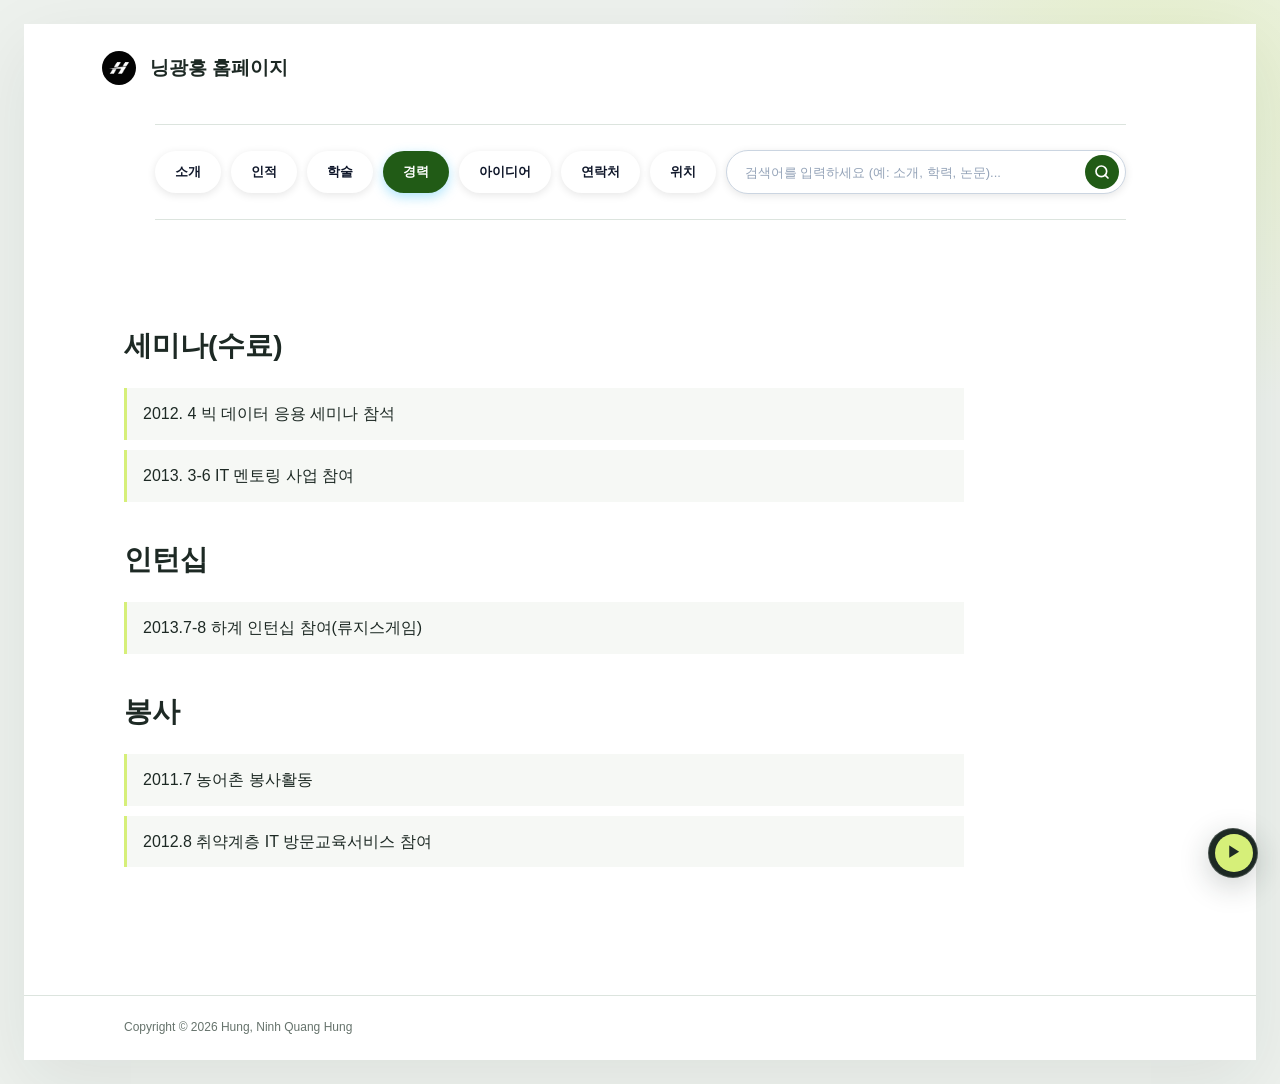
<file: mobile/2th/week3/profile/career.html>
<!DOCTYPE html>
<html lang="ko">
<head>
    <meta charset="UTF-8">
    <meta name="viewport" content="width=device-width, initial-scale=1.0">
    <title>닝광흥 홈페이지 - 경력</title>
    <link rel="icon" type="image/x-icon" href="imgs/h.jpg">
    <link rel="stylesheet" href="css/style.css">
    <link rel="stylesheet" href="css/portfolio.css">
</head>
<body>

    <div class="container">
    
        <header>
            <div class="header-container">
                <img src="h.jpg" alt="Logo" class="logo-img">
                <span>닝광흥 홈페이지</span>
            </div>
        </header>

        <nav>
    <!-- Mục 1: 소개 -->
    <div class="dropdown">
        <a href="index.html" >소개</a>
        <div class="dropdown-content">
            <a href="intro-sub1.html">인사말</a>
            <a href="intro-sub2.html">비전</a>
        </div>
    </div>

    <!-- Mục 2: 인적 -->
    <div class="dropdown">
        <a href="personal.html">인적</a>
        <div class="dropdown-content">
            <a href="personal-sub1.html">기본 정보</a>
            <a href="personal-sub2.html">학력 사항</a>
        </div>
    </div>

    <!-- Mục 3: 학술 -->
    <div class="dropdown">
        <a href="academic.html">학술</a>
        <div class="dropdown-content">
            <a href="academic-sub1.html">논문</a>
            <a href="academic-sub2.html">연구 프로젝트</a>
        </div>
    </div>

    <!-- Mục 4: 경력 -->
    <div class="dropdown">
        <a href="career.html" class="active">경력</a>
        <div class="dropdown-content">
            <a href="career-sub1.html">회사 경력</a>
            <a href="career-sub2.html">자격증</a>
        </div>
    </div>

    <!-- Mục 5: 아이디어 -->
    <div class="dropdown">
        <a href="idea.html" >아이디어</a>
        <div class="dropdown-content">
            <a href="idea-sub1.html">프로젝트 제안</a>
            <a href="idea-sub2.html">연구 노트</a>
        </div>
    </div>

    <!-- Mục 6: 연락처 -->
    <div class="dropdown">
        <a href="SNS.html">연락처</a>
        <div class="dropdown-content">
            <a href="sns-sub1.html">이메일</a>
            <a href="sns-sub2.html">SNS 링크</a>
        </div>
    </div>

    <!-- Mục 7: 위치 -->
    <div class="dropdown">
        <a href="map.html">위치</a>
        <div class="dropdown-content">
            <a href="map-sub1.html">오시는 길</a>
            <a href="map-sub2.html">캠퍼스 맵</a>
        </div>
    </div>

    <!-- THANH TÌM KIẾM -->
<div class="search-container">
    <div class="search-box">
        <input type="text" id="searchInput" placeholder="검색어를 입력하세요 (예: 소개, 학력, 논문)..." autocomplete="off">
        <button id="searchBtn" type="button" aria-label="검색">
            <!-- Icon Kính lúp SVG -->
            <svg width="16" height="16" viewBox="0 0 24 24" fill="none" stroke="currentColor" stroke-width="2.5" stroke-linecap="round" stroke-linejoin="round">
                <circle cx="11" cy="11" r="8"></circle>
                <line x1="21" y1="21" x2="16.65" y2="16.65"></line>
            </svg>
        </button>
    </div>
    <!-- Khung hiển thị danh sách gợi ý khi gõ -->
    <div id="searchSuggestions" class="search-suggestions"></div>
</div>
</nav>

        <main>
            <div class="section-title">세미나(수료)</div>
            <ul class="list-bullet">
                <li>2012. 4 빅 데이터 응용 세미나 참석</li>
                <li>2013. 3-6 IT 멘토링 사업 참여</li>
            </ul>

            <div class="section-title">인턴십</div>
            <ul class="list-bullet">
                <li>2013.7-8 하계 인턴십 참여(류지스게임)</li>
            </ul>

            <div class="section-title">봉사</div>
            <ul class="list-bullet">
                <li>2011.7 농어촌 봉사활동</li>
                <li>2012.8 취약계층 IT 방문교육서비스 참여</li>
            </ul>
        </main>

        <footer>Copyright © 2026 Hung, Ninh Quang Hung</footer>
    </div>
    <script src="js/music.js"></script>

</body>
</html>
</file>
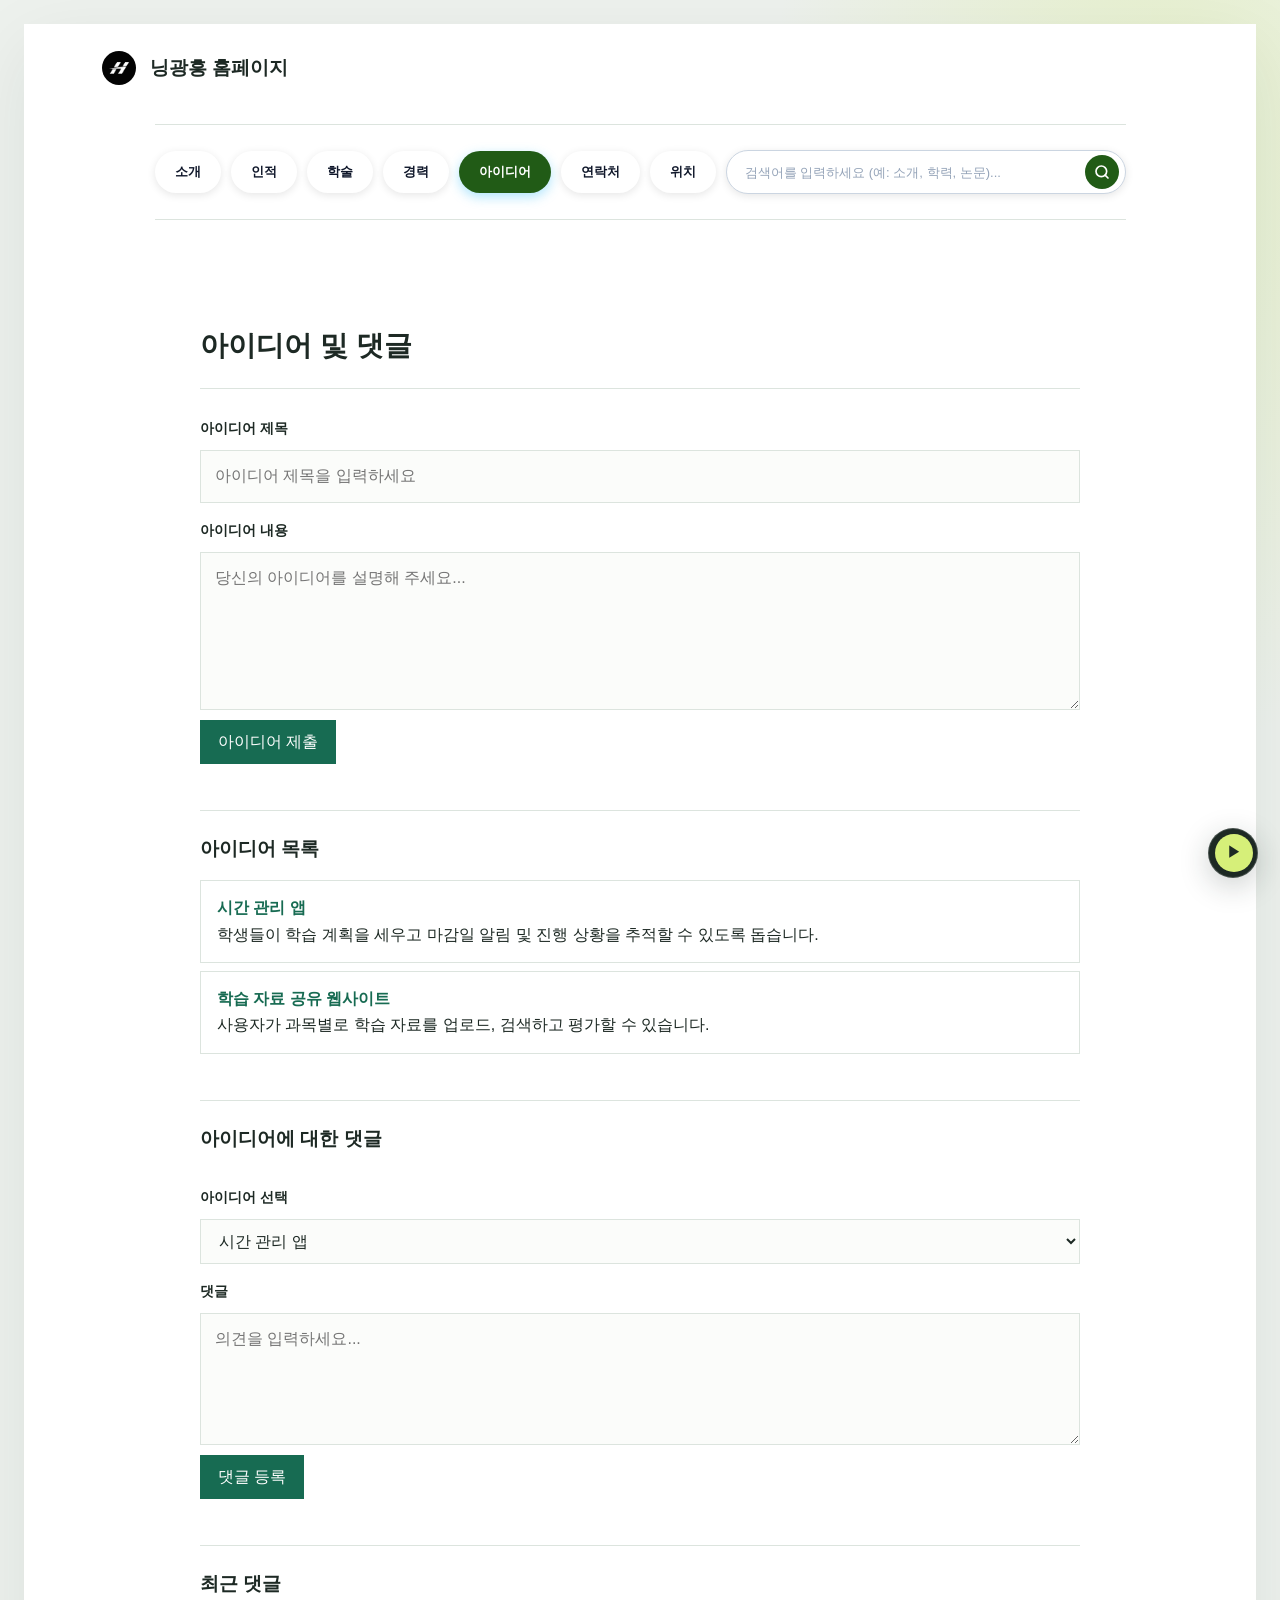
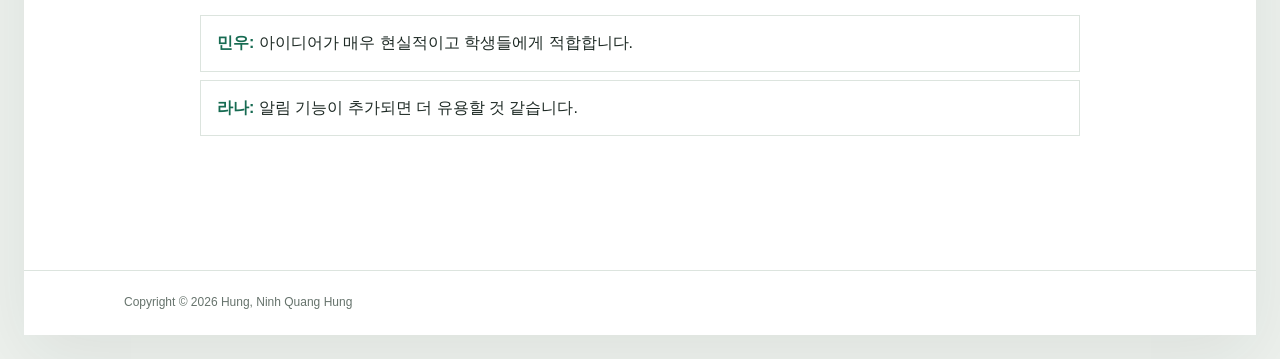
<file: mobile/2th/week3/profile/idea.html>
<!DOCTYPE html>
<html lang="ko">
<head>
    <meta charset="UTF-8">
    <meta name="viewport" content="width=device-width, initial-scale=1.0">
    <title>아이디어 & 댓글</title>
    <link rel="icon" type="image/x-icon" href="imgs/h.jpg">
    <link rel="stylesheet" href="css/style.css">
    <link rel="stylesheet" href="css/portfolio.css">
</head>
<body>
    <div class="container">
    
        <header>
            <div class="header-container">
                <img src="imgs/h.jpg" alt="Logo" class="logo-img">
                <span>닝광흥 홈페이지</span>
            </div>
        </header>
            <nav>
    <!-- Mục 1: 소개 -->
    <div class="dropdown">
        <a href="index.html" >소개</a>
        <div class="dropdown-content">
            <a href="intro-sub1.html">인사말</a>
            <a href="intro-sub2.html">비전</a>
        </div>
    </div>

    <!-- Mục 2: 인적 -->
    <div class="dropdown">
        <a href="personal.html">인적</a>
        <div class="dropdown-content">
            <a href="personal-sub1.html">기본 정보</a>
            <a href="personal-sub2.html">학력 사항</a>
        </div>
    </div>

    <!-- Mục 3: 학술 -->
    <div class="dropdown">
        <a href="academic.html">학술</a>
        <div class="dropdown-content">
            <a href="academic-sub1.html">논문</a>
            <a href="academic-sub2.html">연구 프로젝트</a>
        </div>
    </div>

    <!-- Mục 4: 경력 -->
    <div class="dropdown">
        <a href="career.html">경력</a>
        <div class="dropdown-content">
            <a href="career-sub1.html">회사 경력</a>
            <a href="career-sub2.html">자격증</a>
        </div>
    </div>

    <!-- Mục 5: 아이디어 -->
    <div class="dropdown">
        <a href="idea.html" class="active">아이디어</a>
        <div class="dropdown-content">
            <a href="idea-sub1.html">프로젝트 제안</a>
            <a href="idea-sub2.html">연구 노트</a>
        </div>
    </div>

    <!-- Mục 6: 연락처 -->
    <div class="dropdown">
        <a href="SNS.html">연락처</a>
        <div class="dropdown-content">
            <a href="sns-sub1.html">이메일</a>
            <a href="sns-sub2.html">SNS 링크</a>
        </div>
    </div>

    <!-- Mục 7: 위치 -->
    <div class="dropdown">
        <a href="map.html">위치</a>
        <div class="dropdown-content">
            <a href="map-sub1.html">오시는 길</a>
            <a href="map-sub2.html">캠퍼스 맵</a>
        </div>
    </div>

    <!-- THANH TÌM KIẾM -->
<div class="search-container">
    <div class="search-box">
        <input type="text" id="searchInput" placeholder="검색어를 입력하세요 (예: 소개, 학력, 논문)..." autocomplete="off">
        <button id="searchBtn" type="button" aria-label="검색">
            <!-- Icon Kính lúp SVG -->
            <svg width="16" height="16" viewBox="0 0 24 24" fill="none" stroke="currentColor" stroke-width="2.5" stroke-linecap="round" stroke-linejoin="round">
                <circle cx="11" cy="11" r="8"></circle>
                <line x1="21" y1="21" x2="16.65" y2="16.65"></line>
            </svg>
        </button>
    </div>
    <!-- Khung hiển thị danh sách gợi ý khi gõ -->
    <div id="searchSuggestions" class="search-suggestions"></div>
</div>
</nav>
        <main>
            <section class="idea-section">
                <h2 class="section-title">아이디어 및 댓글</h2>

                <form id="ideaForm" class="idea-form">
                    <label for="ideaTitle">아이디어 제목</label>
                    <input type="text" id="ideaTitle" placeholder="아이디어 제목을 입력하세요" required>

                    <label for="ideaContent">아이디어 내용</label>
                    <textarea id="ideaContent" rows="5" placeholder="당신의 아이디어를 설명해 주세요..." required></textarea>

                    <button type="submit">아이디어 제출</button>
                </form>

                <div class="idea-list-box">
                    <h3>아이디어 목록</h3>
                    <ul id="ideaList" class="idea-list">
                        <li>
                            <strong>시간 관리 앱</strong>
                            <p>학생들이 학습 계획을 세우고 마감일 알림 및 진행 상황을 추적할 수 있도록 돕습니다.</p>
                        </li>
                        <li>
                            <strong>학습 자료 공유 웹사이트</strong>
                            <p>사용자가 과목별로 학습 자료를 업로드, 검색하고 평가할 수 있습니다.</p>
                        </li>
                    </ul>
                </div>

                <div class="comment-box">
                    <h3>아이디어에 대한 댓글</h3>

                    <label for="commentIdea">아이디어 선택</label>
                    <select id="commentIdea">
                        <option value="0">시간 관리 앱</option>
                        <option value="1">학습 자료 공유 웹사이트</option>
                    </select>

                    <label for="commentText">댓글</label>
                    <textarea id="commentText" rows="4" placeholder="의견을 입력하세요..." required></textarea>

                    <button type="button" id="commentBtn">댓글 등록</button>
                </div>

                <div class="comment-list-box">
                    <h3>최근 댓글</h3>
                    <ul id="commentList" class="comment-list">
                        <li><strong>민우:</strong> 아이디어가 매우 현실적이고 학생들에게 적합합니다.</li>
                        <li><strong>라나:</strong> 알림 기능이 추가되면 더 유용할 것 같습니다.</li>
                    </ul>
                </div>
            </section>
        </main>

        <footer>Copyright © 2026 Hung, Ninh Quang Hung</footer>
    </div>

    <script src="js/music.js"></script>
    <script>
        const ideaForm = document.getElementById('ideaForm');
        const ideaList = document.getElementById('ideaList');
        const commentText = document.getElementById('commentText');
        const commentBtn = document.getElementById('commentBtn');
        const commentList = document.getElementById('commentList');
        const commentIdea = document.getElementById('commentIdea');

        ideaForm.addEventListener('submit', function (e) {
            e.preventDefault();

            const title = document.getElementById('ideaTitle').value.trim();
            const content = document.getElementById('ideaContent').value.trim();

            if (!title || !content) return;

            const li = document.createElement('li');
            li.innerHTML = `<strong>${title}</strong><p>${content}</p>`;
            ideaList.prepend(li);

            const option = document.createElement('option');
            option.value = ideaList.children.length - 1;
            option.textContent = title;
            commentIdea.add(option);

            ideaForm.reset();
        });

        commentBtn.addEventListener('click', function () {
            const message = commentText.value.trim();
            if (!message) return;

            const li = document.createElement('li');
            const ideaName = commentIdea.options[commentIdea.selectedIndex].text;
            li.innerHTML = `<strong>당신:</strong> <strong>${ideaName}</strong>에 대해 댓글: ${message}`;
            commentList.prepend(li);
            commentText.value = '';
        });
    </script>
</body>
</html>
</file>
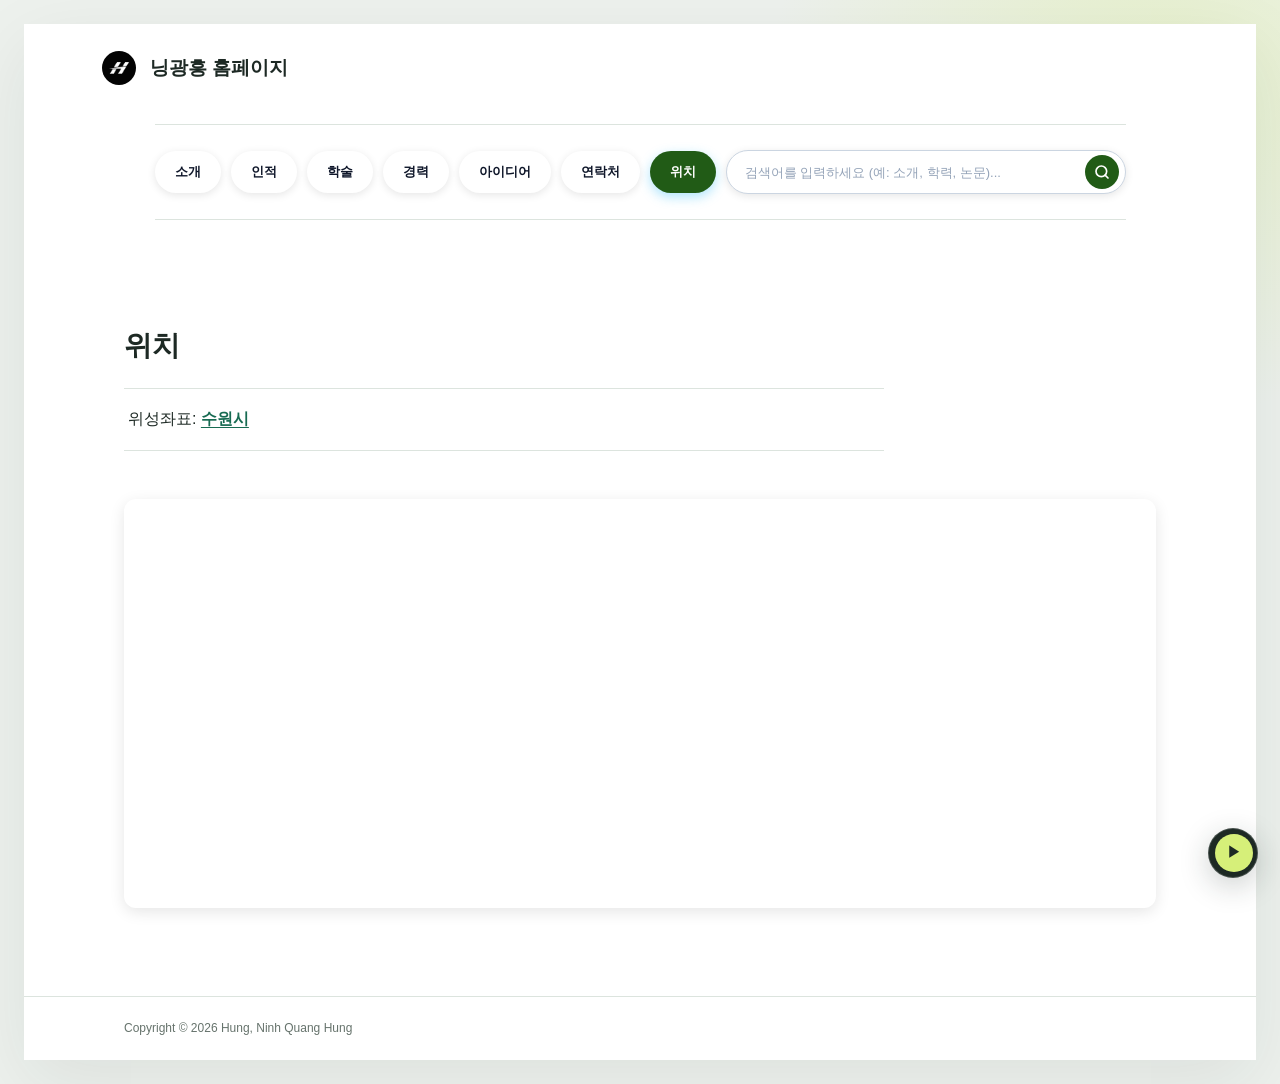
<file: mobile/2th/week3/profile/map.html>
<!DOCTYPE html>
<html lang="ko">
<head>
    <meta charset="UTF-8">
    <meta name="viewport" content="width=device-width, initial-scale=1.0">
    <title>닝광흥 홈페이지 - 위치</title>
    <link rel="icon" type="image/x-icon" href="imgs/h.jpg">
    <link rel="stylesheet" href="css/style.css">
    <link rel="stylesheet" href="css/portfolio.css">
</head>
<body>
    <div class="container">
    
        <header>
            <div class="header-container">
                <img src="imgs/h.jpg" alt="Logo" class="logo-img">
                <span>닝광흥 홈페이지</span>
            </div>
        </header>

        <nav>
    <!-- Mục 1: 소개 -->
    <div class="dropdown">
        <a href="index.html" >소개</a>
        <div class="dropdown-content">
            <a href="intro-sub1.html">인사말</a>
            <a href="intro-sub2.html">비전</a>
        </div>
    </div>

    <!-- Mục 2: 인적 -->
    <div class="dropdown">
        <a href="personal.html">인적</a>
        <div class="dropdown-content">
            <a href="personal-sub1.html">기본 정보</a>
            <a href="personal-sub2.html">학력 사항</a>
        </div>
    </div>

    <!-- Mục 3: 학술 -->
    <div class="dropdown">
        <a href="academic.html">학술</a>
        <div class="dropdown-content">
            <a href="academic-sub1.html">논문</a>
            <a href="academic-sub2.html">연구 프로젝트</a>
        </div>
    </div>

    <!-- Mục 4: 경력 -->
    <div class="dropdown">
        <a href="career.html">경력</a>
        <div class="dropdown-content">
            <a href="career-sub1.html">회사 경력</a>
            <a href="career-sub2.html">자격증</a>
        </div>
    </div>

    <!-- Mục 5: 아이디어 -->
    <div class="dropdown">
        <a href="idea.html" >아이디어</a>
        <div class="dropdown-content">
            <a href="idea-sub1.html">프로젝트 제안</a>
            <a href="idea-sub2.html">연구 노트</a>
        </div>
    </div>

    <!-- Mục 6: 연락처 -->
    <div class="dropdown">
        <a href="SNS.html">연락처</a>
        <div class="dropdown-content">
            <a href="sns-sub1.html">이메일</a>
            <a href="sns-sub2.html">SNS 링크</a>
        </div>
    </div>

    <!-- Mục 7: 위치 -->
    <div class="dropdown">
        <a href="map.html" class="active">위치</a>
        <div class="dropdown-content">
            <a href="map-sub1.html">오시는 길</a>
            <a href="map-sub2.html">캠퍼스 맵</a>
        </div>
    </div>

    <!-- THANH TÌM KIẾM -->
<div class="search-container">
    <div class="search-box">
        <input type="text" id="searchInput" placeholder="검색어를 입력하세요 (예: 소개, 학력, 논문)..." autocomplete="off">
        <button id="searchBtn" type="button" aria-label="검색">
            <!-- Icon Kính lúp SVG -->
            <svg width="16" height="16" viewBox="0 0 24 24" fill="none" stroke="currentColor" stroke-width="2.5" stroke-linecap="round" stroke-linejoin="round">
                <circle cx="11" cy="11" r="8"></circle>
                <line x1="21" y1="21" x2="16.65" y2="16.65"></line>
            </svg>
        </button>
    </div>
    <!-- Khung hiển thị danh sách gợi ý khi gõ -->
    <div id="searchSuggestions" class="search-suggestions"></div>
</div>
</nav>

        <main>
            <h1 class="section-title">위치</h1>
            <ul class="info-list">
                <li>위성좌표: <a href="https://map.naver.com" target="_blank">수원시</a></li>
            </ul>

            <!-- Khung chứa bản đồ Naver Map -->
            <!-- Khung chứa bản đồ hiển thị ổn định 100% -->
            <div class="map-container" style="margin-top: 25px; border-radius: 12px; overflow: hidden; box-shadow: 0 4px 15px rgba(0,0,0,0.1);">
                <iframe 
                    src="https://www.google.com/maps/embed?pb=!1m18!1m12!1m3!1d101409.77197170817!2d126.93674681643063!3d37.26357271954848!2m3!1f0!2f0!3f0!3m2!1i1024!2i768!4f13.1!3m3!1m2!1s0x357b431dcbb5ab35%3A0x23ee61248e89541d!2sSuwon-si%2C%20Gyeonggi-do%2C%20South%20Korea!5e0!3m2!1sko!2skr!4v1711000000000!5m2!1sko!2skr" 
                    width="100%" 
                    height="400" 
                    style="border:0;" 
                    allowfullscreen="" 
                    loading="lazy" 
                    referrerpolicy="no-referrer-when-downgrade">
                </iframe>
            </div>
        </main>

        <footer>Copyright © 2026 Hung, Ninh Quang Hung</footer>
    </div>
    <script src="js/music.js"></script>
</body>
</html>
</file>
<file: mobile/11rd/style.css>
/* Các biến màu tập trung giúp đổi nhận diện mà không sửa từng thành phần. */
:root {
  --color-ink: #172a3a; /* Màu chữ chính có độ tương phản cao trên nền sáng. */
  --color-muted: #637789; /* Màu chữ phụ vẫn dễ đọc cho thông tin ít quan trọng. */
  --color-brand: #176b67; /* Màu xanh chủ đạo gợi cảm giác tự nhiên và tin cậy. */
  --color-brand-dark: #10534f; /* Màu đậm dùng khi rê chuột lên nút chính. */
  --color-paper: #fffefa; /* Màu nền thẻ hơi ấm để dịu mắt. */
  --color-line: #dce7e3; /* Màu viền nhẹ phân tách các khu vực. */
  --color-danger: #9c3e32; /* Màu thông báo lỗi không dựa duy nhất vào màu sắc. */
  --shadow-card: 0 24px 70px rgb(34 66 66 / 12%); /* Bóng đổ tạo chiều sâu cho thẻ thời tiết. */
  font-family: Inter, ui-sans-serif, system-ui, -apple-system, "Segoe UI", sans-serif; /* Dùng phông hệ thống để tải nhanh và hỗ trợ tiếng Việt. */
  color: var(--color-ink); /* Áp dụng màu chữ mặc định cho toàn trang. */
  background: #f2f7f3; /* Đặt màu nền dự phòng bên dưới lớp chuyển sắc. */
}

/* Đảm bảo padding và đường viền được tính gọn trong kích thước phần tử. */
* {
  box-sizing: border-box; /* Tránh phần tử rộng hơn màn hình do cộng thêm padding. */
}

/* Cuộn tới nội dung được chọn một cách nhẹ nhàng khi trình duyệt hỗ trợ. */
html {
  min-width: 320px; /* Bảo vệ bố cục trên màn hình điện thoại nhỏ. */
  scroll-behavior: smooth; /* Giúp chuyển động cuộn dễ chịu khi điều hướng trang. */
}

/* Tạo nền trang sáng, có điểm màu trang trí nhưng vẫn giữ độ dễ đọc. */
body {
  min-width: 320px; /* Ngăn nội dung co nhỏ hơn kích thước thiết kế tối thiểu. */
  min-height: 100vh; /* Giữ nền phủ kín chiều cao cửa sổ trình duyệt. */
  margin: 0; /* Xóa lề mặc định của trình duyệt. */
  background: radial-gradient(ellipse at 82% 10%, #d7eee3 0, transparent 34%), linear-gradient(135deg, #f8faf5 0%, #edf5f1 100%); /* Dùng chuyển sắc nhẹ thay cho ảnh ngoài. */
}

/* Giới hạn chiều rộng tổng thể và căn giữa ứng dụng trên màn hình lớn. */
.app-shell {
  width: min(100% - 40px, 1040px); /* Chừa lề linh hoạt và tránh nội dung quá rộng. */
  min-height: 100vh; /* Cho phép chân trang nằm thấp khi nội dung ngắn. */
  margin-inline: auto; /* Căn toàn bộ khung vào giữa màn hình. */
  display: flex; /* Dùng bố cục cột cho các khu vực trang. */
  flex-direction: column; /* Xếp đầu trang, nội dung, và chân trang theo thứ tự. */
}

/* Căn thương hiệu và ghi chú thành một hàng thoáng trên màn hình rộng. */
.site-header {
  display: flex; /* Đặt hai nội dung đầu trang trên cùng một hàng. */
  align-items: center; /* Căn giữa theo trục dọc. */
  justify-content: space-between; /* Đẩy thương hiệu và ghi chú ra hai phía. */
  gap: 20px; /* Giữ khoảng cách khi chiều rộng không còn dư nhiều. */
  padding-block: 34px; /* Tạo khoảng thở quanh phần thương hiệu. */
}

/* Kiểu dáng liên kết thương hiệu, đồng thời giữ vùng bấm đủ rõ ràng. */
.brand {
  display: inline-flex; /* Căn biểu tượng và chữ trên cùng một hàng. */
  align-items: center; /* Căn biểu tượng với tâm dòng chữ. */
  gap: 10px; /* Tạo khoảng cách giữa biểu tượng và tên thương hiệu. */
  color: var(--color-ink); /* Giữ chữ thương hiệu đậm và dễ đọc. */
  font-size: 19px; /* Tạo phân cấp vừa phải so với tiêu đề trang. */
  font-weight: 760; /* Nhấn mạnh tên thương hiệu. */
  letter-spacing: -0.7px; /* Tinh chỉnh nhịp chữ cho cảm giác gọn gàng. */
  text-decoration: none; /* Bỏ gạch chân mặc định vì đây là nhãn hiệu. */
}

/* Vẽ huy hiệu tròn nhỏ làm nhận diện cho ứng dụng thời tiết. */
.brand__icon {
  width: 34px; /* Ấn định chiều ngang của huy hiệu. */
  height: 34px; /* Ấn định chiều cao để tạo hình tròn. */
  display: grid; /* Dùng lưới để căn biểu tượng vào chính giữa. */
  place-items: center; /* Căn biểu tượng theo cả hai chiều. */
  border-radius: 50%; /* Biến huy hiệu thành hình tròn. */
  color: #825b14; /* Tạo tương phản rõ cho biểu tượng mặt trời. */
  background: #f9e8ae; /* Tô nền vàng nhạt cho huy hiệu. */
  font-size: 19px; /* Giữ biểu tượng cân đối với kích thước huy hiệu. */
}

/* Tách dấu chấm thương hiệu bằng màu nhấn. */
.brand__accent {
  color: #de9d38; /* Tạo điểm nhấn ấm cho dấu kết thúc tên. */
}

/* Hiển thị mô tả phụ ở đầu trang bằng màu dịu. */
.site-header__note {
  margin: 0; /* Loại bỏ khoảng cách mặc định của đoạn văn. */
  color: var(--color-muted); /* Phân biệt mô tả với tên thương hiệu. */
  font-size: 14px; /* Giữ nội dung phụ nhỏ hơn phần tiêu đề. */
}

/* Căn phần giới thiệu và tìm kiếm thành một cột tập trung. */
.search-section {
  width: min(100%, 680px); /* Giữ trường tìm kiếm thuận tiện khi sử dụng. */
  margin: clamp(42px, 9vh, 100px) auto 28px; /* Tạo khoảng trống phía trên linh hoạt. */
  text-align: center; /* Căn tiêu đề và nội dung giới thiệu vào giữa. */
}

/* Định dạng tiêu đề chính với kích thước linh hoạt theo màn hình. */
.search-section h1 {
  margin: 0; /* Tránh khoảng trắng mặc định làm lệch bố cục. */
  font-size: clamp(34px, 6vw, 58px); /* Thu phóng chữ mượt trên điện thoại và máy tính. */
  font-weight: 720; /* Làm rõ điểm bắt đầu của trang. */
  letter-spacing: -2.6px; /* Giúp tiêu đề lớn trông gọn và cân đối. */
  line-height: 1.12; /* Giữ nhiều dòng tiêu đề không quá xa nhau. */
}

/* Trình bày lời hướng dẫn ngắn dưới tiêu đề. */
.search-section__description {
  margin: 16px 0 28px; /* Tạo khoảng cách rõ giữa tiêu đề và biểu mẫu. */
  color: var(--color-muted); /* Giữ lời hướng dẫn nhẹ hơn nội dung chính. */
  font-size: 16px; /* Đặt kích thước đọc thoải mái. */
  line-height: 1.6; /* Tăng độ thoáng cho văn bản trên màn hình nhỏ. */
}

/* Bố trí trường nhập và nút gửi thành một thanh tìm kiếm duy nhất. */
.search-form {
  display: flex; /* Cho phép trường nhập co giãn cạnh nút. */
  gap: 10px; /* Tách nút khỏi trường nhập để dễ nhận biết. */
  padding: 8px; /* Tạo viền đệm bao quanh thanh tìm kiếm. */
  border: 1px solid #e3ebe6; /* Vẽ đường viền nhẹ để xác định vùng nhập. */
  border-radius: 18px; /* Bo góc tạo hình thân thiện và hiện đại. */
  background: var(--color-paper); /* Giữ vùng nhập sáng trên nền chuyển sắc. */
  box-shadow: 0 12px 36px rgb(38 74 68 / 8%); /* Nâng nhẹ biểu mẫu khỏi nền trang. */
  text-align: left; /* Đặt văn bản bên trong trường nhập về lề trái. */
}

/* Tạo trường nhập lớn, dễ đọc và có thể mở rộng theo chiều ngang. */
.search-form input {
  min-width: 0; /* Cho phép trường nhập co lại mà không tràn khỏi màn hình. */
  flex: 1; /* Dành phần lớn chiều rộng cho tên địa điểm. */
  padding: 13px 15px; /* Tăng vùng nhập và giữ chữ cách viền. */
  border: 0; /* Dùng viền của biểu mẫu thay cho viền lặp lại. */
  border-radius: 11px; /* Bo góc vùng nhập để khớp với nút. */
  outline: 0; /* Thay viền mặc định bằng trạng thái focus rõ ràng phía dưới. */
  color: var(--color-ink); /* Giữ nội dung người dùng nhập dễ đọc. */
  background: transparent; /* Để lộ nền sáng thống nhất của biểu mẫu. */
  font: inherit; /* Dùng kiểu chữ giống với các thành phần khác. */
  font-size: 15px; /* Giữ văn bản nhập đủ rõ trên điện thoại. */
}

/* Làm nổi bật trường nhập khi người dùng điều khiển bằng bàn phím. */
.search-form input:focus-visible {
  box-shadow: 0 0 0 3px rgb(23 107 103 / 18%); /* Vẽ vùng focus có độ tương phản dễ nhận biết. */
}

/* Tạo kiểu chung cho nút hành động có thể được tái sử dụng. */
.button {
  min-height: 48px; /* Đảm bảo diện tích bấm thân thiện với thao tác chạm. */
  display: inline-flex; /* Căn nội dung nút theo hàng. */
  align-items: center; /* Căn giữa theo chiều dọc. */
  justify-content: center; /* Căn giữa theo chiều ngang. */
  gap: 8px; /* Tách biểu tượng khỏi nhãn văn bản. */
  padding: 0 20px; /* Tạo khoảng trống quanh nhãn nút. */
  border: 0; /* Bỏ viền mặc định không cần thiết. */
  border-radius: 12px; /* Bo góc vừa phải cho cảm giác thân thiện. */
  cursor: pointer; /* Báo hiệu nút có thể được kích hoạt. */
  font: inherit; /* Đồng bộ phông chữ với phần còn lại của trang. */
  font-size: 14px; /* Giữ nhãn nút nhỏ gọn nhưng dễ đọc. */
  font-weight: 650; /* Làm rõ hành động chính. */
  transition: background-color 160ms ease, transform 160ms ease; /* Phản hồi tương tác nhanh, không gây phân tâm. */
}

/* Màu nền và chữ dành riêng cho hành động tìm kiếm chính. */
.button--search {
  color: white; /* Tạo tương phản cao với nền nút đậm. */
  background: var(--color-brand); /* Dùng màu chủ đạo để nhận biết hành động. */
}

/* Phản hồi trực quan khi trỏ chuột vào nút tìm kiếm. */
.button--search:hover {
  background: var(--color-brand-dark); /* Làm đậm nút khi người dùng trỏ tới. */
}

/* Dùng đường viền rõ ràng khi nút được chọn bằng bàn phím. */
.button:focus-visible,
.location-button:focus-visible,
.search-result:focus-visible,
.brand:focus-visible {
  outline: 3px solid #e2a947; /* Vẽ viền focus dễ nhận biết mà không chỉ dựa màu nền. */
  outline-offset: 3px; /* Đặt viền focus cách nội dung để không che chữ. */
}

/* Tạo nút vị trí hiện tại như một hành động phụ bên dưới thanh tìm kiếm. */
.location-button {
  min-height: 44px; /* Tạo vùng chạm phù hợp cho điện thoại. */
  display: inline-flex; /* Đặt biểu tượng và nhãn trên cùng một hàng. */
  align-items: center; /* Căn nội dung theo chiều dọc. */
  justify-content: center; /* Căn cả cụm nội dung vào giữa. */
  gap: 8px; /* Tạo khoảng cách giữa biểu tượng và nhãn. */
  margin-top: 15px; /* Tách nút phụ khỏi thanh tìm kiếm. */
  padding: 8px 12px; /* Tạo vùng tương tác thoải mái mà không làm nút quá nặng. */
  border: 0; /* Tránh đường viền cạnh tranh với nút tìm kiếm. */
  border-radius: 10px; /* Giữ hình dáng thống nhất với các nút khác. */
  color: var(--color-brand); /* Dùng màu thương hiệu để nhận biết hành động phụ. */
  background: transparent; /* Hòa nút vào phần giới thiệu. */
  cursor: pointer; /* Báo hiệu đây là điều khiển tương tác. */
  font: inherit; /* Đồng bộ phông chữ với giao diện. */
  font-size: 14px; /* Giữ nhãn phụ dễ đọc. */
  font-weight: 620; /* Làm rõ hành động mà không lấn át nút chính. */
}

/* Làm nền nút vị trí rõ nhẹ khi người dùng rê chuột. */
.location-button:hover {
  background: rgb(23 107 103 / 8%); /* Tạo phản hồi hover nhẹ và nhất quán. */
}

/* Xếp các địa điểm tìm được thành danh sách dọc dễ chọn. */
.search-results {
  display: grid; /* Tự động xếp các kết quả theo từng hàng. */
  gap: 8px; /* Tách các lựa chọn để tránh bấm nhầm. */
  margin-top: 12px; /* Tạo khoảng cách với thanh tìm kiếm. */
  text-align: left; /* Đặt nhãn kết quả theo cách đọc tự nhiên. */
}

/* Định kiểu từng kết quả như một nút chọn có toàn bộ hàng có thể bấm. */
.search-result {
  width: 100%; /* Mở rộng vùng chọn theo chiều ngang vùng tìm kiếm. */
  display: flex; /* Đặt tên địa điểm và khu vực trên một hàng. */
  align-items: center; /* Căn văn bản giữa hàng nút. */
  justify-content: space-between; /* Đẩy ký hiệu lựa chọn ra phía bên kia. */
  gap: 12px; /* Giữ khoảng cách an toàn nếu tên địa điểm dài. */
  padding: 13px 15px; /* Tạo vùng chạm và khoảng thở quanh văn bản. */
  border: 1px solid var(--color-line); /* Phân biệt các lựa chọn với nền. */
  border-radius: 12px; /* Đồng bộ góc với các thành phần tìm kiếm. */
  color: var(--color-ink); /* Đảm bảo tên địa điểm có độ tương phản cao. */
  background: var(--color-paper); /* Giữ nội dung kết quả rõ trên nền trang. */
  cursor: pointer; /* Cho biết người dùng có thể chọn kết quả. */
  font: inherit; /* Dùng cùng kiểu chữ của trang. */
  text-align: left; /* Giữ thứ tự đọc tự nhiên. */
}

/* Làm nổi bật nhẹ một kết quả khi người dùng trỏ tới. */
.search-result:hover {
  border-color: #9fc7b8; /* Tăng nhận diện kết quả đang được trỏ tới. */
  background: #f7fbf7; /* Tạo khác biệt nhẹ mà không chỉ dùng màu chữ. */
}

/* Cho phép tên chính trong kết quả co lại khi vùng chứa hẹp. */
.search-result__name {
  min-width: 0; /* Cho phép nội dung dài xuống dòng thay vì tràn. */
  overflow-wrap: anywhere; /* Bảo vệ bố cục với tên địa điểm dài bất thường. */
  font-weight: 650; /* Phân biệt tên địa điểm chính. */
}

/* Hiển thị phần khu vực phụ bằng màu dịu hơn tên chính. */
.search-result__detail {
  flex-shrink: 0; /* Giữ thông tin vùng không bị ép mất nội dung quan trọng. */
  color: var(--color-muted); /* Tạo phân cấp thị giác với tên địa điểm. */
  font-size: 12px; /* Đặt thông tin phụ nhỏ hơn tên địa điểm. */
}

/* Đặt kiểu thông báo trạng thái ngay dưới khu vực tìm kiếm. */
.status-message {
  width: min(100%, 680px); /* Đồng bộ chiều rộng với phần tìm kiếm. */
  margin: 12px auto 20px; /* Căn giữa và tách khỏi các khu vực xung quanh. */
  padding: 13px 16px; /* Tạo khoảng thở cho văn bản thông báo. */
  border: 1px solid var(--color-line); /* Đóng khung thông báo để dễ nhận biết. */
  border-radius: 12px; /* Giữ phong cách nhất quán với thẻ và nút. */
  color: var(--color-muted); /* Dùng màu dịu cho thông tin trạng thái thông thường. */
  background: rgb(255 254 250 / 90%); /* Tạo nền tương phản trên nền chuyển sắc. */
  font-size: 14px; /* Giữ thông báo dễ đọc trên các thiết bị. */
  line-height: 1.55; /* Tăng độ thoáng cho thông báo nhiều dòng. */
  text-align: left; /* Giữ văn bản trạng thái dễ quét. */
}

/* Tô rõ lỗi bằng nhãn chữ và màu cảnh báo. */
.status-message--error {
  border-color: #e8c1b9; /* Dùng viền ấm để phân biệt tình trạng lỗi. */
  color: var(--color-danger); /* Làm nội dung lỗi dễ nhận ra bằng chữ. */
  background: #fff8f5; /* Tạo nền nhẹ giúp thông báo không bị bỏ qua. */
}

/* Vẽ thẻ thời tiết với độ tương phản cao và nội dung tập trung. */
.weather-card {
  width: min(100%, 680px); /* Giữ thẻ cùng chiều rộng với biểu mẫu tìm kiếm. */
  min-height: 310px; /* Để nội dung không chật khi nhiệt độ lớn hoặc nhãn dài. */
  margin: 14px auto 50px; /* Căn giữa và tạo khoảng cách với chân trang. */
  padding: clamp(24px, 5vw, 42px); /* Co giãn khoảng đệm theo kích thước màn hình. */
  overflow: hidden; /* Giữ chi tiết trang trí bên trong đường bo góc. */
  border: 1px solid rgb(255 255 255 / 70%); /* Tạo viền sáng mềm quanh thẻ. */
  border-radius: 28px; /* Bo góc lớn để nhấn mạnh đây là vùng nội dung chính. */
  background: linear-gradient(145deg, #fffefa 0%, #f5faf5 100%); /* Giữ thẻ sáng và tách khỏi nền. */
  box-shadow: var(--shadow-card); /* Tạo chiều sâu cho nội dung quan trọng. */
}

/* Căn nhãn loại thông tin và thời điểm cập nhật trên cùng một hàng. */
.weather-card__topline {
  display: flex; /* Xếp hai mục nội dung phụ theo hàng. */
  align-items: center; /* Căn các mục theo tâm dọc. */
  justify-content: space-between; /* Tách nhãn và thời gian ra hai phía. */
  gap: 12px; /* Ngăn hai nội dung dính sát khi màn hình hẹp. */
}

/* Phân biệt nhãn thời tiết hiện tại bằng chữ nhỏ in hoa. */
.weather-card__eyebrow {
  color: var(--color-brand); /* Sử dụng màu chủ đạo cho nhãn phân loại. */
  font-size: 11px; /* Giữ nhãn gọn để không lấn át nhiệt độ. */
  font-weight: 750; /* Tăng độ rõ cho nhãn chữ in hoa. */
  letter-spacing: 1.2px; /* Tạo nhịp chữ phù hợp cho nhãn phân loại. */
}

/* Hiển thị thời điểm đo ở cỡ nhỏ nhưng vẫn dễ đọc. */
.weather-card__time {
  color: var(--color-muted); /* Giảm mức nhấn so với thông tin thời tiết. */
  font-size: 12px; /* Tiết kiệm diện tích cho màn hình nhỏ. */
  text-align: right; /* Giữ thời điểm nằm về phía phải của thẻ. */
}

/* Làm nổi bật địa điểm mà dữ liệu thời tiết thuộc về. */
.weather-card__place {
  margin: 32px 0 8px; /* Tách tên địa điểm khỏi nhãn bên trên. */
  font-size: clamp(25px, 4vw, 34px); /* Điều chỉnh kích thước tên theo bề rộng. */
  font-weight: 680; /* Tạo tiêu đề rõ ràng nhưng không cạnh tranh với nhiệt độ. */
  letter-spacing: -1px; /* Cân đối tiêu đề khi tên địa điểm ngắn. */
  overflow-wrap: anywhere; /* Cho phép địa danh dài xuống dòng an toàn. */
}

/* Đặt biểu tượng và thông tin nhiệt độ gần nhau để dễ đọc nhanh. */
.weather-card__main {
  display: grid; /* Dùng lưới để căn biểu tượng và chữ chính xác. */
  grid-template-columns: auto 1fr; /* Dành cột riêng cho biểu tượng. */
  align-items: center; /* Căn giữa biểu tượng với nội dung thời tiết. */
  column-gap: 22px; /* Tách rõ biểu tượng khỏi nhiệt độ. */
}

/* Tạo biểu tượng lớn có màu sắc nhưng không thay thế văn bản trạng thái. */
.weather-card__icon {
  grid-row: span 2; /* Căn biểu tượng cạnh cả nhiệt độ và trạng thái. */
  font-size: clamp(58px, 12vw, 86px); /* Co giãn biểu tượng theo kích thước màn hình. */
  line-height: 1; /* Ngăn khoảng cách dòng làm lệch căn chỉnh. */
}

/* Trình bày nhiệt độ là thông tin có mức nhấn cao nhất trên thẻ. */
.weather-card__temperature {
  margin: 0; /* Loại bỏ lề đoạn văn mặc định. */
  font-size: clamp(58px, 13vw, 88px); /* Làm nhiệt độ dễ đọc từ khoảng cách hợp lý. */
  font-weight: 690; /* Nhấn mạnh con số mà vẫn giữ nét gọn. */
  letter-spacing: -5px; /* Giảm khoảng cách giữa chữ số lớn. */
  line-height: 0.98; /* Giữ chiều cao khối nhiệt độ vừa phải. */
  font-variant-numeric: tabular-nums; /* Căn chữ số ổn định khi giá trị thay đổi. */
}

/* Hiển thị trạng thái bằng chữ, không dựa riêng vào biểu tượng hay màu nền. */
.weather-card__condition {
  margin: 8px 0 0; /* Tách trạng thái khỏi nhiệt độ. */
  color: var(--color-muted); /* Phân cấp trạng thái dưới con số chính. */
  font-size: 17px; /* Đảm bảo trạng thái thời tiết vẫn dễ đọc. */
  font-weight: 540; /* Tạo độ rõ vừa phải cho nội dung phụ. */
}

/* Đặt lời nhắc đơn vị dưới thông tin nhiệt độ. */
.weather-card__unit {
  margin: 24px 0 0; /* Tạo khoảng cách sau cụm thông tin chính. */
  color: var(--color-muted); /* Giữ đơn vị nhẹ hơn nhiệt độ. */
  font-size: 12px; /* Đặt đơn vị ở mức phụ nhưng vẫn đọc được. */
}

/* Đặt phần nguồn dữ liệu cuối trang ở giữa và tự đẩy xuống cuối khung. */
.site-footer {
  margin-top: auto; /* Đẩy chân trang xuống thấp khi nội dung ngắn. */
  padding-block: 22px 30px; /* Tạo khoảng thở quanh ghi chú cuối trang. */
  color: var(--color-muted); /* Phân biệt ghi chú nguồn khỏi nội dung chính. */
  font-size: 12px; /* Giữ ghi chú phụ gọn gàng. */
  line-height: 1.6; /* Tạo khoảng cách dễ đọc giữa các ghi chú. */
  text-align: center; /* Căn ghi chú nguồn vào giữa trang. */
}

/* Xóa lề đoạn văn cuối để giữ phần chân trang gọn. */
.site-footer p {
  margin: 4px 0; /* Duy trì khoảng cách nhỏ giữa hai dòng ghi chú. */
}

/* Làm liên kết nguồn dữ liệu dễ nhận ra kể cả khi không dùng màu. */
.site-footer a {
  color: var(--color-brand); /* Dùng màu chủ đạo cho liên kết. */
  font-weight: 650; /* Tăng độ rõ khi liên kết nằm trong ghi chú nhỏ. */
}

/* Ẩn nhãn biểu mẫu trực quan nhưng giữ nguyên cho trình đọc màn hình. */
.visually-hidden {
  position: absolute; /* Đưa nhãn khỏi luồng bố cục mà không xóa khỏi trợ năng. */
  width: 1px; /* Thu nhỏ nhãn theo chiều ngang. */
  height: 1px; /* Thu nhỏ nhãn theo chiều dọc. */
  padding: 0; /* Loại bỏ khoảng đệm gây hiện lại nhãn. */
  margin: -1px; /* Đưa nhãn ra ngoài vùng nhìn thấy. */
  overflow: hidden; /* Cắt phần nhãn không cần hiển thị trực quan. */
  clip: rect(0, 0, 0, 0); /* Ẩn nhãn theo kỹ thuật tương thích trình duyệt. */
  white-space: nowrap; /* Giữ nhãn thành một hàng trong vùng ẩn. */
  border: 0; /* Tránh viền nhỏ xuất hiện ngoài ý muốn. */
}

/* Giảm chuyển động trang trí nếu người dùng đã yêu cầu hạn chế chuyển động. */
@media (prefers-reduced-motion: reduce) {
  * {
    scroll-behavior: auto !important; /* Tôn trọng tùy chọn giảm chuyển động của hệ điều hành. */
    transition-duration: 0.01ms !important; /* Rút ngắn hiệu ứng chuyển động xuống mức không đáng kể. */
  }
}

/* Điều chỉnh bố cục để mọi thành phần vẫn vừa vặn trên điện thoại. */
@media (max-width: 560px) {
  .app-shell {
    width: min(100% - 28px, 680px); /* Giữ lề nhỏ hơn để tận dụng chiều rộng điện thoại. */
  }

  .site-header {
    align-items: flex-start; /* Cho phép ghi chú xuống hàng mà không kéo lệch thương hiệu. */
    padding-block: 22px; /* Giảm phần đệm trên màn hình nhỏ. */
  }

  .site-header__note {
    max-width: 170px; /* Giới hạn lời giới thiệu để không đẩy thương hiệu ra ngoài. */
    font-size: 12px; /* Giảm nhẹ chữ phụ để dành chỗ cho nội dung chính. */
    text-align: right; /* Căn lời giới thiệu gọn về phía mép phải. */
  }

  .search-section {
    margin-top: 50px; /* Giữ khoảng trống cân đối dưới phần đầu trang. */
  }

  .search-section__description {
    font-size: 14px; /* Cải thiện khả năng xuống dòng trên điện thoại nhỏ. */
  }

  .search-form {
    gap: 5px; /* Thu hẹp khoảng cách để nút không chiếm quá nhiều chỗ. */
    padding: 6px; /* Giảm đệm ngoài của thanh tìm kiếm. */
    border-radius: 15px; /* Thu nhỏ bán kính tương ứng với thanh hẹp. */
  }

  .search-form input {
    padding-inline: 9px; /* Giữ chỗ cho nút tìm kiếm trên màn hình hẹp. */
    font-size: 14px; /* Tránh trường nhập chiếm quá nhiều diện tích. */
  }

  .button--search {
    gap: 5px; /* Thu hẹp khoảng cách biểu tượng và nhãn. */
    padding-inline: 12px; /* Giữ nút bấm đủ lớn nhưng vừa chiều rộng. */
    font-size: 13px; /* Giảm nhẹ nhãn để không tràn khỏi thanh tìm kiếm. */
  }

  .weather-card {
    min-height: 280px; /* Giảm chiều cao tối thiểu trên thiết bị nhỏ. */
    padding: 23px 20px; /* Đảm bảo nội dung không chạm sát đường viền. */
    border-radius: 22px; /* Dùng góc bo nhỏ hơn cho thẻ di động. */
  }

  .weather-card__topline {
    align-items: flex-start; /* Cho phép thời gian dài xuống hàng gọn gàng. */
  }

  .weather-card__time {
    max-width: 145px; /* Hạn chế chiều rộng để không đẩy nhãn ra ngoài. */
  }

  .weather-card__main {
    column-gap: 12px; /* Tiết kiệm khoảng trống cạnh biểu tượng. */
  }

  .weather-card__temperature {
    letter-spacing: -4px; /* Giữ con số vừa với cột nội dung trên màn hình hẹp. */
  }
}
</file>
<file: mobile/2th/week3/profile/css/style.css>
* {
    box-sizing: border-box;
    margin: 0;
    padding: 0;
}

body {
    font-family: 'Malgun Gothic', sans-serif;
    background-color: #f0f0f0;
    color: #333;
    font-size: 13px;
}

.container {
    width: 100%;             /* Cho phép lấp đầy 100% chiều rộng màn hình */
    max-width: 100%;         /* Bỏ giới hạn độ rộng tối đa */
    margin: 0;
    background-color: #ffffff;
    min-height: 100vh;
    display: flex;
    flex-direction: column;
}

/* HEADER */
header {
    background-color: #2b5722;
    color: #ffffff;
    padding: 15px;
    font-size: 20px;
    font-weight: bold;
    text-align: left;
}
/* ==========================================
   HEADER LOGO STYLES
   ========================================== */
header .header-container {
    display: flex;
    align-items: center;
    gap: 12px; /* Khoảng cách giữa logo và dòng chữ */
}

header .logo-img {
    width: 38px;  /* Chiều rộng của logo */
    height: 38px; /* Chiều cao của logo */
    object-fit: cover;
    border-radius: 50%; /* Bo tròn logo dạng hình tròn (nếu muốn giữ nguyên hình vuông thì xóa dòng này) */
    border: 2px solid rgba(255, 255, 255, 0.8); /* Viền trắng nhẹ xung quanh logo */
}

/* MENU NAV */


/* Định dạng từng ô: Tạo bo góc tròn trịa (dạng pill) và hiển thị rõ ngay từ đầu */
/* ==========================================
   MENU NAV (Ép kiểu tuyệt đối: Bo tròn & Xanh dương khi Active)
   ========================================== */
nav {
    background: transparent !important;
    display: flex !important;
    justify-content: center !important;
    align-items: center !important;
    padding: 10px 0 !important;
    gap: 10px !important;
    margin: 20px auto !important;
    width: fit-content !important;
    box-shadow: none !important;
    flex-wrap: wrap !important;
}

.dropdown {
    position: relative !important;
    display: inline-block !important;
}

/* Định dạng từng ô: Bo tròn góc hoàn hảo dạng viên thuốc */
nav .dropdown > a {
    color: #0f172a !important;
    background-color: #ffffff !important;
    text-decoration: none !important;
    padding: 10px 20px !important;
    font-size: 13px !important;
    font-weight: 700 !important;
    display: block !important;
    border-radius: 50px !important;
    overflow: hidden !important;
    box-shadow: 0 2px 8px rgba(0, 0, 0, 0.1) !important;
    transition: all 0.2s ease !important;
}

/* Hiệu ứng khi rê chuột (hover) hoặc đang chọn (.active) */
nav .dropdown > a:hover, 
nav .dropdown > a.active {
    background-color: #215b16 !important;
    color: #ffffff !important;
    box-shadow: 0 4px 12px rgba(56, 189, 248, 0.4) !important;
}

/* Khung menu con sát khít để không bị mất khi di chuột */
.dropdown-content {
    display: none !important;
    position: absolute !important;
    top: 100% !important;
    left: 0 !important;
    background-color: #ffffff !important;
    min-width: 160px !important;
    box-shadow: 0px 10px 25px rgba(0, 0, 0, 0.15) !important;
    border-radius: 10px !important;
    z-index: 999 !important;
    overflow: hidden !important;
    border: 1px solid #cbd5e1 !important;
    margin-top: 0px !important;
}

.dropdown-content a {
    color: #1e293b !important;
    text-decoration: none !important;
    display: block !important;
    padding: 10px 16px !important;
    font-size: 12px !important;
    font-weight: 600 !important;
}

.dropdown-content a:hover {
    background-color: #f1f5f9 !important;
    color: #215b16 !important;
    padding-left: 20px !important;
}

.dropdown:hover .dropdown-content {
    display: block !important;
}


/* NỘI DUNG CHÍNH */
main {
    padding: 15px;
    flex: 1;
}

.section-title {
    background-color: #93b954;
    color: #222;
    padding: 4px 8px;
    font-weight: bold;
    display: inline-block;
    margin-bottom: 10px;
    margin-top: 10px;
    border-radius: 2px;
}

/* TRANG 1: intro.html */
.intro-box {
    display: flex;
    gap: 10px;
}

.profile-img {
    width: 80px;
    height: 100px;
    background-color: #ccc;
    object-fit: cover;
    border: 1px solid #999;
}

.intro-text {
    flex: 1;
    line-height: 1.5;
    font-size: 12px;
}

.links-grid {
    display: flex;
    gap: 10px;
    margin-top: 5px;
}

.link-btn {
    border: 1px solid #a8c679;
    background-color: #eaf3db;
    padding: 8px 15px;
    text-align: center;
    text-decoration: none;
    color: #333;
    font-weight: bold;
    font-size: 11px;
    border-radius: 3px;
}

/* TRANG 2: personal.html */
.info-list {
    list-style: none;
    line-height: 1.8;
    margin-bottom: 15px;
}

.info-list li::before {
    content: "● ";
    color: #2b5722;
    font-size: 10px;
}

table.edu-table {
    width: 100%;
    border-collapse: collapse;
    margin-top: 5px;
}

table.edu-table th, table.edu-table td {
    border: 1px solid #888;
    padding: 5px;
    text-align: center;
    font-size: 12px;
}

table.edu-table th {
    background-color: #dbe8c5;
}

/* TRANG 3 & 4: academic.html & career.html */
.list-bullet {
    list-style: none;
    margin-bottom: 10px;
}

.list-bullet li {
    position: relative;
    padding-left: 12px;
    margin-bottom: 4px;
    line-height: 1.4;
}

.list-bullet li::before {
    content: "●";
    position: absolute;
    left: 0;
    top: 0;
    color: #444;
    font-size: 8px;
}

.video-box {
    width: 100%;
    height: 180px;
    background-color: #111;
    display: flex;
    align-items: center;
    justify-content: center;
    color: #fff;
    margin-top: 5px;
    margin-bottom: 10px;
}

.video-play-btn {
    font-size: 30px;
    cursor: pointer;
}

/* FOOTER */
footer {
    background-color: #2b5722;
    color: #ffffff;
    text-align: center;
    padding: 8px;
    font-size: 11px;
}

/* FORM Ý TƯỞNG VÀ BÌNH LUẬN */
.idea-section {
    max-width: 900px;
    margin: 0 auto;
}

.idea-form,
.comment-box,
.idea-list-box,
.comment-list-box {
    background-color: #f8f8f8;
    border: 1px solid #d8d8d8;
    border-radius: 8px;
    padding: 15px;
    margin-bottom: 20px;
}

.idea-form {
    display: flex;
    flex-direction: column;
    gap: 8px;
}

.idea-form label,
.comment-box label {
    font-weight: bold;
    color: #333;
    font-size: 12px;
}

.idea-form input,
.idea-form textarea,
.comment-box select,
.comment-box textarea {
    width: 100%;
    padding: 10px;
    border: 1px solid #cfcfcf;
    border-radius: 5px;
    font-size: 13px;
    resize: vertical;
}

.idea-form button,
.comment-box button {
    background-color: #5b2874;
    color: #fff;
    border: none;
    padding: 10px 15px;
    border-radius: 5px;
    cursor: pointer;
    font-weight: bold;
    width: fit-content;
}

.idea-form button:hover,
.comment-box button:hover {
    background-color: #3d1750;
}

.idea-list,
.comment-list {
    list-style: none;
    display: flex;
    flex-direction: column;
    gap: 10px;
}

.idea-list li,
.comment-list li {
    background-color: #fff;
    border: 1px solid #e3e3e3;
    border-radius: 5px;
    padding: 10px;
    line-height: 1.5;
}

.idea-list li strong,
.comment-list li strong {
    color: #2b5722;
}

.comment-box {
    display: flex;
    flex-direction: column;
    gap: 8px;
}

/* RESPONSIVE LAYOUT */
@media (min-width: 768px) {
    /* Đảm bảo khoảng cách lề hai bên căn chỉnh đẹp mắt trên màn hình rộng */
    main {
        padding: 30px 50px; 
    }

    .pc-layout {
        display: flex;
        gap: 40px;
    }

    .pc-left {
        flex: 3;             /* Phần nội dung chính chiếm không gian lớn hơn */
    }

    .pc-right {
        flex: 1;             /* Phần tham chiếu chiếm cột bên phải */
        border-left: 1px solid #eee;
        padding-left: 30px;
    }
}

/* ==========================================
   THANH TÌM KIẾM (SEARCH BAR STYLES)
   ========================================== */
.search-container {
    position: relative;
    width: fit-content;
    margin: 15px auto;
}

.search-box {
    display: flex;
    align-items: center;
    background-color: #ffffff;
    border-radius: 50px; /* Bo tròn dạng viên thuốc */
    padding: 4px 6px 4px 18px;
    box-shadow: 0 2px 8px rgba(0, 0, 0, 0.1);
    border: 1px solid #cbd5e1;
    transition: all 0.2s ease;
    width: 400px;
}

.search-box:focus-within {
    border-color: #215b16;
    box-shadow: 0 4px 12px rgba(56, 189, 248, 0.3);
}

.search-box input {
    border: none;
    outline: none;
    background: transparent;
    font-size: 13px;
    color: #0f172a;
    width: 100%;
    font-family: 'Malgun Gothic', sans-serif;
}

.search-box input::placeholder {
    color: #94a3b8;
}

.search-box button {
    background-color: #215b16;
    color: #ffffff;
    border: none;
    border-radius: 50px;
    width: 34px;
    height: 34px;
    display: flex;
    align-items: center;
    justify-content: center;
    cursor: pointer;
    transition: background-color 0.2s ease;
    flex-shrink: 0;
}

.search-box button:hover {
    background-color: #215b16;
}

/* Danh sách gợi ý tìm kiếm xổ xuống */
.search-suggestions {
    display: none;
    position: absolute;
    top: 100%;
    left: 0;
    right: 0;
    background-color: #ffffff;
    box-shadow: 0px 10px 25px rgba(0, 0, 0, 0.15);
    border-radius: 12px;
    z-index: 1000;
    margin-top: 6px;
    overflow: hidden;
    border: 1px solid #cbd5e1;
}

.search-suggestions a {
    display: block;
    padding: 10px 16px;
    color: #1e293b;
    text-decoration: none;
    font-size: 12px;
    font-weight: 600;
    transition: background-color 0.15s ease;
}

.search-suggestions a:hover {
    background-color: #f1f5f9;
    color: #215b16;
}

/* ==========================================
   HIỆU ỨNG THU GỌN / MỞ RỘNG KHUNG PHÁT NHẠC
   ========================================== */

/* Khung phát nhạc mặc định (Chỉ hiện hình tròn nhỏ ở góc màn hình) */
/* ==========================================
   KHUNG PHÁT NHẠC THU GỌN THÀNH HÌNH TRÒN CÓ VIỀN THẪM
   ========================================== */
/* ==========================================
   TRÌNH PHÁT NHẠC (CÂN ĐỐI TUYỆT ĐỐI)
   ========================================== */
.music-player {
    position: fixed;
    bottom: 25px;
    right: 25px;
    background-color: #1a1f2c; /* Vùng thẫm màu */
    border-radius: 50%; /* Hình tròn hoàn hảo ban đầu */
    width: 50px;
    height: 50px;
    box-shadow: 0 4px 15px rgba(0, 0, 0, 0.3);
    transition: width 0.35s cubic-bezier(0.4, 0, 0.2, 1), border-radius 0.35s cubic-bezier(0.4, 0, 0.2, 1);
    z-index: 9999;
    overflow: hidden;
}

/* Nút bấm luôn nằm chính giữa tuyệt đối */
.music-player button {
    position: absolute;
    top: 50%;
    left: 25px; /* Căn giữa hoàn hảo trong ô tròn 50px */
    transform: translate(-50%, -50%);
    background-color: #a3e635; /* Màu xanh lá nhạt nổi bật */
    color: #0f172a;
    border: none;
    width: 38px;
    height: 38px;
    border-radius: 50%;
    cursor: pointer;
    font-size: 14px;
    font-weight: bold;
    display: flex;
    align-items: center;
    justify-content: center;
    transition: transform 0.2s ease;
    z-index: 2;
}

.music-player button:hover {
    transform: translate(-50%, -50%) scale(1.08);
}

/* Phần chữ thông tin (mặc định ẩn) */
.music-player-copy {
    position: absolute;
    left: 54px; /* Vị trí hiển thị chữ bên cạnh nút */
    top: 50%;
    transform: translateY(-50%);
    opacity: 0;
    visibility: hidden;
    white-space: nowrap;
    transition: opacity 0.25s ease, visibility 0.25s ease;
    z-index: 1;
}

/* Khi di chuột vào (Hover): Mở rộng khung thành hình viên thuốc và hiện chữ */
.music-player:hover {
    width: 175px;
    border-radius: 25px;
}

.music-player:hover .music-player-copy {
    opacity: 1;
    visibility: visible;
}

/* Kiểu chữ */
.music-player-title {
    display: block;
    font-size: 12px;
    font-weight: bold;
    color: #ffffff;
    font-family: 'Malgun Gothic', sans-serif;
}

.music-player-status {
    display: block;
    font-size: 10px;
    color: #94a3b8;
    font-family: 'Malgun Gothic', sans-serif;
}
</file>
<file: mobile/2th/week3/profile/css/portfolio.css>
:root {
    color-scheme: light;
    --ink: #1d2924;
    --muted: #66736c;
    --paper: #ffffff;
    --canvas: #edf1ed;
    --line: #dce4de;
    --green: #176b52;
    --green-dark: #104d3c;
    --lime: #d6ef79;
    --coral: #ee765a;
}

body {
    min-height: 100vh;
    background: radial-gradient(ellipse at 90% 8%, rgba(214, 239, 121, .3), transparent 24rem), var(--canvas);
    color: var(--ink);
    font-family: 'Pretendard', 'Apple SD Gothic Neo', 'Malgun Gothic', sans-serif;
    font-size: 16px;
    line-height: 1.65;
}

.container {
    width: min(1240px, calc(100% - 48px));
    max-width: 1240px;
    margin: 24px auto;
    overflow: hidden;
    background: var(--paper);
    box-shadow: 0 22px 70px rgba(29, 41, 36, .08);
}

header {
    padding: 25px clamp(24px, 6vw, 76px) 17px;
    background: var(--paper);
    color: var(--ink);
    font-size: 19px;
    font-weight: 800;
    letter-spacing: 0;
}

nav {
    position: sticky;
    top: 0;
    z-index: 5;
    justify-content: flex-start;
    gap: 4px;
    padding: 0 clamp(18px, 5vw, 64px);
    border-top: 1px solid var(--line);
    border-bottom: 1px solid var(--line);
    background: rgba(255, 255, 255, .94);
    backdrop-filter: blur(12px);
}

nav a {
    padding: 14px 13px;
    color: var(--muted);
    font-size: 13px;
    font-weight: 700;
    white-space: nowrap;
    transition: color .18s ease, background-color .18s ease;
}

nav a:hover,
nav a.active {
    border-radius: 0;
    background: transparent;
    color: var(--green);
}

nav a.active {
    box-shadow: inset 0 -2px var(--green);
}

main {
    min-height: 62vh;
    padding: clamp(34px, 7vw, 88px) clamp(24px, 8vw, 100px);
}

.hero {
    display: grid;
    grid-template-columns: minmax(0, 1.2fr) minmax(260px, .8fr);
    align-items: center;
    gap: clamp(34px, 8vw, 100px);
    padding: 10px 0 70px;
}

.hero-copy {
    max-width: 650px;
}

.eyebrow {
    margin-bottom: 16px;
    color: var(--green);
    font-size: 12px;
    font-weight: 800;
    letter-spacing: 1.4px;
}

.hero h1 {
    margin: 0 0 20px;
    font-size: 54px;
    line-height: 1.18;
    letter-spacing: 0;
}

.hero h1 span {
    color: var(--green);
}

.hero-lead {
    max-width: 510px;
    color: var(--muted);
    font-size: 18px;
    line-height: 1.8;
}

.hero-actions {
    display: flex;
    flex-wrap: wrap;
    gap: 10px;
    margin-top: 28px;
}

.button-link {
    display: inline-flex;
    min-height: 46px;
    align-items: center;
    justify-content: center;
    padding: 0 18px;
    border: 1px solid var(--green);
    color: var(--green);
    font-size: 14px;
    font-weight: 750;
    text-decoration: none;
    transition: transform .18s ease, background-color .18s ease;
}

.button-link:hover {
    transform: translateY(-2px);
    background: rgba(23, 107, 82, .07);
}

.button-link.primary {
    background: var(--green);
    color: white;
}

.button-link.primary:hover {
    background: var(--green-dark);
}

.hero-portrait {
    position: relative;
    width: 100%;
    max-width: 390px;
    justify-self: end;
    aspect-ratio: 4 / 5;
    background: var(--lime);
}

.hero-portrait::after {
    position: absolute;
    right: -12px;
    bottom: -12px;
    z-index: 0;
    width: 42%;
    height: 42%;
    background: var(--coral);
    content: '';
}

.hero-portrait img {
    position: relative;
    z-index: 1;
    width: 100%;
    height: 100%;
    object-fit: cover;
    object-position: center 35%;
}

.intro-content {
    max-width: 820px;
    padding: 34px 0 46px;
    border-top: 1px solid var(--line);
}

.intro-content h2,
.reference-links h2 {
    margin-bottom: 12px;
    font-size: 26px;
    line-height: 1.3;
}

.intro-text {
    color: var(--muted);
    font-size: 15px;
    line-height: 1.9;
}

.reference-links {
    padding-top: 30px;
    border-top: 1px solid var(--line);
}

.section-title {
    display: block;
    margin: 0 0 24px;
    padding: 0;
    background: transparent;
    color: var(--ink);
    font-size: 28px;
    font-weight: 800;
    line-height: 1.3;
}

.links-grid {
    display: flex;
    flex-wrap: wrap;
    gap: 10px;
    margin-top: 18px;
}

.link-btn {
    border: 1px solid var(--line);
    border-radius: 0;
    background: var(--paper);
    padding: 10px 16px;
    color: var(--ink);
    font-size: 13px;
    text-decoration: none;
    transition: border-color .18s ease, color .18s ease;
}

.link-btn:hover {
    border-color: var(--green);
    color: var(--green);
}

.info-list {
    max-width: 760px;
    margin: 0 0 48px;
    border-top: 1px solid var(--line);
    list-style: none;
    line-height: 1.8;
}

.info-list li {
    padding: 16px 4px;
    border-bottom: 1px solid var(--line);
}

.info-list li::before {
    content: none;
}

a {
    color: var(--green);
}

.info-list a {
    font-weight: 700;
    text-underline-offset: 3px;
}

.contact-list {
    max-width: 820px;
}

.contact-list .contact-item {
    display: grid;
    grid-template-columns: 44px minmax(90px, 150px) minmax(0, 1fr);
    align-items: center;
    gap: 12px;
    min-height: 78px;
    padding: 12px 8px;
}

.contact-icon {
    display: grid;
    width: 42px;
    height: 42px;
    place-items: center;
    background: #f0f5f1;
    color: var(--green);
}

.contact-icon svg {
    width: 22px;
    height: 22px;
    fill: none;
    stroke: currentColor;
    stroke-linecap: round;
    stroke-linejoin: round;
    stroke-width: 1.8;
}

.phone-icon svg path,
.github-icon svg path {
    fill: currentColor;
    stroke: none;
}

.youtube-icon {
    background: #fff0ed;
    color: #d93025;
}

.youtube-icon svg rect {
    fill: currentColor;
    stroke: none;
}

.youtube-icon svg .icon-cutout {
    fill: white;
    stroke: none;
}

.spotify-icon {
    background: #e9f7ec;
    color: #16833a;
}

.spotify-icon svg circle {
    fill: currentColor;
    stroke: none;
}

.spotify-icon svg path {
    stroke: white;
    stroke-width: 1.5;
}

.github-icon {
    background: #eef0f1;
    color: #24292f;
}

.contact-label {
    color: var(--ink);
    font-weight: 750;
}

.contact-item a {
    overflow-wrap: anywhere;
}

table.edu-table {
    max-width: 820px;
    margin-top: 16px;
    border: 0;
    border-collapse: collapse;
}

table.edu-table th,
table.edu-table td {
    padding: 14px 16px;
    border: 1px solid var(--line);
    font-size: 14px;
}

table.edu-table th {
    background: #f2f6f2;
    color: var(--ink);
}

.list-bullet {
    max-width: 840px;
    margin-bottom: 40px;
}

.list-bullet li {
    margin-bottom: 10px;
    padding: 13px 16px;
    border-left: 3px solid var(--lime);
    background: #f6f8f5;
    line-height: 1.6;
}

.list-bullet li::before {
    content: none;
}

.video-box {
    max-width: 840px;
    min-height: 230px;
    margin: 16px 0 48px;
    background: var(--ink);
}

.video-play-btn {
    display: grid;
    width: 56px;
    height: 56px;
    place-items: center;
    border-radius: 50%;
    background: var(--lime);
    color: var(--ink);
}

footer {
    padding: 22px clamp(24px, 8vw, 100px);
    border-top: 1px solid var(--line);
    background: var(--paper);
    color: var(--muted);
    text-align: left;
    font-size: 12px;
}

.idea-section {
    max-width: 880px;
}

.idea-form,
.comment-box,
.idea-list-box,
.comment-list-box {
    margin-bottom: 24px;
    padding: 22px 0;
    border: 0;
    border-top: 1px solid var(--line);
    border-radius: 0;
    background: transparent;
}

.idea-form,
.comment-box {
    gap: 10px;
}

.idea-form label,
.comment-box label {
    margin-top: 6px;
    color: var(--ink);
    font-size: 14px;
}

.idea-form input,
.idea-form textarea,
.comment-box select,
.comment-box textarea {
    padding: 12px 14px;
    border: 1px solid var(--line);
    border-radius: 0;
    background: #fbfcfa;
    color: var(--ink);
    font: inherit;
}

.idea-form input:focus,
.idea-form textarea:focus,
.comment-box select:focus,
.comment-box textarea:focus {
    outline: 2px solid var(--green);
    outline-offset: 1px;
}

.idea-form button,
.comment-box button {
    min-height: 44px;
    padding: 0 18px;
    border-radius: 0;
    background: var(--green);
    font: inherit;
}

.idea-form button:hover,
.comment-box button:hover {
    background: var(--green-dark);
}

.idea-list-box h3,
.comment-box h3,
.comment-list-box h3 {
    margin-bottom: 16px;
    font-size: 19px;
}

.idea-list,
.comment-list {
    gap: 8px;
}

.idea-list li,
.comment-list li {
    padding: 14px 16px;
    border: 1px solid var(--line);
    border-radius: 0;
    line-height: 1.65;
}

.idea-list li strong,
.comment-list li strong {
    color: var(--green);
}

.music-player {
    position: fixed;
    right: 22px;
    bottom: 22px;
    z-index: 10;
    display: flex;
    align-items: center;
    gap: 12px;
    max-width: calc(100vw - 28px);
    padding: 10px 14px;
    border: 1px solid rgba(255, 255, 255, .18);
    background: var(--ink);
    box-shadow: 0 8px 30px rgba(29, 41, 36, .22);
    color: white;
}

.music-player-copy {
    display: flex;
    min-width: 0;
    flex-direction: column;
    line-height: 1.3;
}

.music-player-title {
    font-size: 12px;
    font-weight: 800;
}

.music-player-status {
    max-width: 170px;
    overflow: hidden;
    color: #c6d1ca;
    font-size: 11px;
    text-overflow: ellipsis;
    white-space: nowrap;
}

.music-player button {
    display: grid;
    width: 38px;
    height: 38px;
    flex: 0 0 38px;
    place-items: center;
    border: 0;
    border-radius: 50%;
    background: var(--lime);
    color: var(--ink);
    cursor: pointer;
    font-size: 14px;
}

.music-player button:hover {
    background: white;
}

@media (max-width: 760px) {
    .container {
        width: calc(100% - 20px);
        margin: 10px auto;
    }

    header {
        padding: 20px 20px 14px;
    }

    nav {
        overflow-x: auto;
        padding: 0 10px;
        scrollbar-width: thin;
    }

    nav a {
        padding: 12px 10px;
    }

    main {
        padding: 34px 22px 64px;
    }

    .hero {
        grid-template-columns: 1fr;
        gap: 30px;
        padding-bottom: 46px;
    }

    .hero h1 {
        font-size: 38px;
    }

    .hero-lead {
        font-size: 16px;
    }

    .hero-portrait {
        width: min(100%, 360px);
        justify-self: start;
    }

    .section-title {
        font-size: 24px;
    }

    .contact-list .contact-item {
        grid-template-columns: 42px minmax(0, 1fr);
        gap: 8px 12px;
    }

    .contact-item a {
        grid-column: 2;
    }

    table.edu-table th,
    table.edu-table td {
        padding: 10px 8px;
        font-size: 12px;
    }

    .music-player {
        right: 12px;
        bottom: 12px;
    }
}

@media (prefers-reduced-motion: reduce) {
    *,
    *::before,
    *::after {
        scroll-behavior: auto !important;
        transition-duration: .01ms !important;
    }
}
</file>
